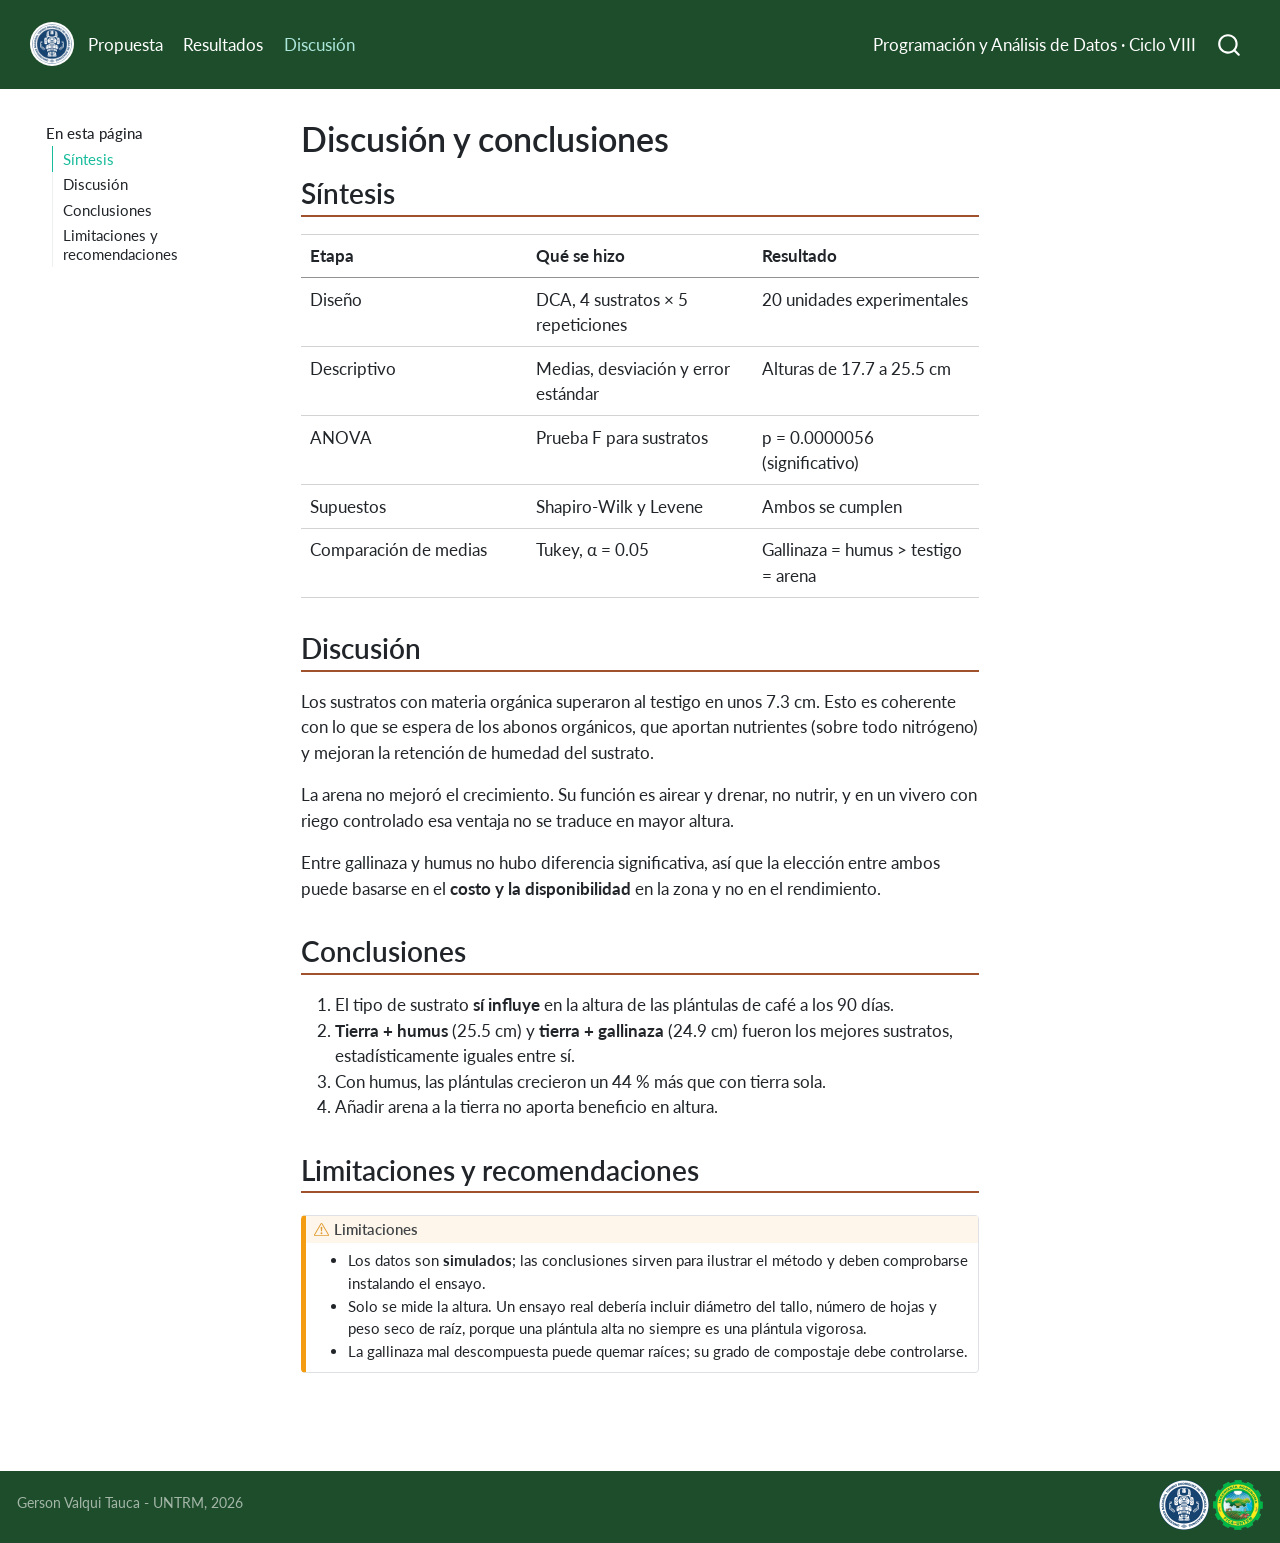
<file: docs/discusion.html>
<!DOCTYPE html>
<html xmlns="http://www.w3.org/1999/xhtml" lang="es" xml:lang="es"><head>

<meta charset="utf-8">
<meta name="generator" content="quarto-1.6.42">

<meta name="viewport" content="width=device-width, initial-scale=1.0, user-scalable=yes">


<title>Discusión y conclusiones – Sustratos en café</title>
<style>
code{white-space: pre-wrap;}
span.smallcaps{font-variant: small-caps;}
div.columns{display: flex; gap: min(4vw, 1.5em);}
div.column{flex: auto; overflow-x: auto;}
div.hanging-indent{margin-left: 1.5em; text-indent: -1.5em;}
ul.task-list{list-style: none;}
ul.task-list li input[type="checkbox"] {
  width: 0.8em;
  margin: 0 0.8em 0.2em -1em; /* quarto-specific, see https://github.com/quarto-dev/quarto-cli/issues/4556 */ 
  vertical-align: middle;
}
</style>


<script src="site_libs/quarto-nav/quarto-nav.js"></script>
<script src="site_libs/quarto-nav/headroom.min.js"></script>
<script src="site_libs/clipboard/clipboard.min.js"></script>
<script src="site_libs/quarto-search/autocomplete.umd.js"></script>
<script src="site_libs/quarto-search/fuse.min.js"></script>
<script src="site_libs/quarto-search/quarto-search.js"></script>
<meta name="quarto:offset" content="./">
<script src="site_libs/quarto-html/quarto.js"></script>
<script src="site_libs/quarto-html/popper.min.js"></script>
<script src="site_libs/quarto-html/tippy.umd.min.js"></script>
<script src="site_libs/quarto-html/anchor.min.js"></script>
<link href="site_libs/quarto-html/tippy.css" rel="stylesheet">
<link href="site_libs/quarto-html/quarto-syntax-highlighting-2f5df379a58b258e96c21c0638c20c03.css" rel="stylesheet" id="quarto-text-highlighting-styles">
<script src="site_libs/bootstrap/bootstrap.min.js"></script>
<link href="site_libs/bootstrap/bootstrap-icons.css" rel="stylesheet">
<link href="site_libs/bootstrap/bootstrap-d6078b796ade56e533a5aa0da27f6e4b.min.css" rel="stylesheet" append-hash="true" id="quarto-bootstrap" data-mode="light">
<script id="quarto-search-options" type="application/json">{
  "location": "navbar",
  "copy-button": false,
  "collapse-after": 3,
  "panel-placement": "end",
  "type": "overlay",
  "limit": 50,
  "keyboard-shortcut": [
    "f",
    "/",
    "s"
  ],
  "show-item-context": false,
  "language": {
    "search-no-results-text": "Sin resultados",
    "search-matching-documents-text": "documentos encontrados",
    "search-copy-link-title": "Copiar el enlace en la búsqueda",
    "search-hide-matches-text": "Ocultar resultados adicionales",
    "search-more-match-text": "resultado adicional en este documento",
    "search-more-matches-text": "resultados adicionales en este documento",
    "search-clear-button-title": "Borrar",
    "search-text-placeholder": "",
    "search-detached-cancel-button-title": "Cancelar",
    "search-submit-button-title": "Enviar",
    "search-label": "Buscar"
  }
}</script>


</head>

<body class="floating nav-fixed">

<div id="quarto-search-results"></div>
  <header id="quarto-header" class="headroom fixed-top">
    <nav class="navbar navbar-expand-lg " data-bs-theme="dark">
      <div class="navbar-container container-fluid">
      <div class="navbar-brand-container mx-auto">
    <a href="./index.html" class="navbar-brand navbar-brand-logo">
    <img src="./img/logo-untrm.png" alt="Logo UNTRM" class="navbar-logo">
    </a>
  </div>
            <div id="quarto-search" class="" title="Buscar"></div>
          <button class="navbar-toggler" type="button" data-bs-toggle="collapse" data-bs-target="#navbarCollapse" aria-controls="navbarCollapse" role="menu" aria-expanded="false" aria-label="Navegación de palanca" onclick="if (window.quartoToggleHeadroom) { window.quartoToggleHeadroom(); }">
  <span class="navbar-toggler-icon"></span>
</button>
          <div class="collapse navbar-collapse" id="navbarCollapse">
            <ul class="navbar-nav navbar-nav-scroll me-auto">
  <li class="nav-item">
    <a class="nav-link" href="./index.html"> 
<span class="menu-text">Propuesta</span></a>
  </li>  
  <li class="nav-item">
    <a class="nav-link" href="./resultados.html"> 
<span class="menu-text">Resultados</span></a>
  </li>  
  <li class="nav-item">
    <a class="nav-link active" href="./discusion.html" aria-current="page"> 
<span class="menu-text">Discusión</span></a>
  </li>  
</ul>
            <ul class="navbar-nav navbar-nav-scroll ms-auto">
  <li class="nav-item">
    <span class="nav-link">
<span class="menu-text">Programación y Análisis de Datos · Ciclo VIII</span>
    </span>
  </li>  
</ul>
          </div> <!-- /navcollapse -->
            <div class="quarto-navbar-tools">
</div>
      </div> <!-- /container-fluid -->
    </nav>
</header>
<!-- content -->
<div id="quarto-content" class="quarto-container page-columns page-rows-contents page-layout-article page-navbar">
<!-- sidebar -->
  <nav id="quarto-sidebar" class="sidebar collapse collapse-horizontal quarto-sidebar-collapse-item sidebar-navigation floating overflow-auto">
    <nav id="TOC" role="doc-toc" class="toc-active">
    <h2 id="toc-title">En esta página</h2>
   
  <ul>
  <li><a href="#síntesis" id="toc-síntesis" class="nav-link active" data-scroll-target="#síntesis">Síntesis</a></li>
  <li><a href="#discusión" id="toc-discusión" class="nav-link" data-scroll-target="#discusión">Discusión</a></li>
  <li><a href="#conclusiones" id="toc-conclusiones" class="nav-link" data-scroll-target="#conclusiones">Conclusiones</a></li>
  <li><a href="#limitaciones-y-recomendaciones" id="toc-limitaciones-y-recomendaciones" class="nav-link" data-scroll-target="#limitaciones-y-recomendaciones">Limitaciones y recomendaciones</a></li>
  </ul>
</nav>
</nav>
<div id="quarto-sidebar-glass" class="quarto-sidebar-collapse-item" data-bs-toggle="collapse" data-bs-target=".quarto-sidebar-collapse-item"></div>
<!-- margin-sidebar -->
    <div id="quarto-margin-sidebar" class="sidebar margin-sidebar zindex-bottom">
    </div>
<!-- main -->
<main class="content" id="quarto-document-content">

<header id="title-block-header" class="quarto-title-block default">
<div class="quarto-title">
<h1 class="title">Discusión y conclusiones</h1>
</div>



<div class="quarto-title-meta">

    
  
    
  </div>
  


</header>


<section id="síntesis" class="level2">
<h2 class="anchored" data-anchor-id="síntesis">Síntesis</h2>
<table class="caption-top table">
<colgroup>
<col style="width: 33%">
<col style="width: 33%">
<col style="width: 33%">
</colgroup>
<thead>
<tr class="header">
<th>Etapa</th>
<th>Qué se hizo</th>
<th>Resultado</th>
</tr>
</thead>
<tbody>
<tr class="odd">
<td>Diseño</td>
<td>DCA, 4 sustratos × 5 repeticiones</td>
<td>20 unidades experimentales</td>
</tr>
<tr class="even">
<td>Descriptivo</td>
<td>Medias, desviación y error estándar</td>
<td>Alturas de 17.7 a 25.5 cm</td>
</tr>
<tr class="odd">
<td>ANOVA</td>
<td>Prueba F para sustratos</td>
<td>p = 0.0000056 (significativo)</td>
</tr>
<tr class="even">
<td>Supuestos</td>
<td>Shapiro-Wilk y Levene</td>
<td>Ambos se cumplen</td>
</tr>
<tr class="odd">
<td>Comparación de medias</td>
<td>Tukey, α = 0.05</td>
<td>Gallinaza = humus &gt; testigo = arena</td>
</tr>
</tbody>
</table>
</section>
<section id="discusión" class="level2">
<h2 class="anchored" data-anchor-id="discusión">Discusión</h2>
<p>Los sustratos con materia orgánica superaron al testigo en unos 7.3 cm. Esto es coherente con lo que se espera de los abonos orgánicos, que aportan nutrientes (sobre todo nitrógeno) y mejoran la retención de humedad del sustrato.</p>
<p>La arena no mejoró el crecimiento. Su función es airear y drenar, no nutrir, y en un vivero con riego controlado esa ventaja no se traduce en mayor altura.</p>
<p>Entre gallinaza y humus no hubo diferencia significativa, así que la elección entre ambos puede basarse en el <strong>costo y la disponibilidad</strong> en la zona y no en el rendimiento.</p>
</section>
<section id="conclusiones" class="level2">
<h2 class="anchored" data-anchor-id="conclusiones">Conclusiones</h2>
<ol type="1">
<li>El tipo de sustrato <strong>sí influye</strong> en la altura de las plántulas de café a los 90 días.</li>
<li><strong>Tierra + humus</strong> (25.5 cm) y <strong>tierra + gallinaza</strong> (24.9 cm) fueron los mejores sustratos, estadísticamente iguales entre sí.</li>
<li>Con humus, las plántulas crecieron un 44 % más que con tierra sola.</li>
<li>Añadir arena a la tierra no aporta beneficio en altura.</li>
</ol>
</section>
<section id="limitaciones-y-recomendaciones" class="level2">
<h2 class="anchored" data-anchor-id="limitaciones-y-recomendaciones">Limitaciones y recomendaciones</h2>
<div class="callout callout-style-default callout-warning callout-titled">
<div class="callout-header d-flex align-content-center">
<div class="callout-icon-container">
<i class="callout-icon"></i>
</div>
<div class="callout-title-container flex-fill">
Limitaciones
</div>
</div>
<div class="callout-body-container callout-body">
<ul>
<li>Los datos son <strong>simulados</strong>; las conclusiones sirven para ilustrar el método y deben comprobarse instalando el ensayo.</li>
<li>Solo se mide la altura. Un ensayo real debería incluir diámetro del tallo, número de hojas y peso seco de raíz, porque una plántula alta no siempre es una plántula vigorosa.</li>
<li>La gallinaza mal descompuesta puede quemar raíces; su grado de compostaje debe controlarse.</li>
</ul>
</div>
</div>


</section>

</main> <!-- /main -->
<script id="quarto-html-after-body" type="application/javascript">
window.document.addEventListener("DOMContentLoaded", function (event) {
  const toggleBodyColorMode = (bsSheetEl) => {
    const mode = bsSheetEl.getAttribute("data-mode");
    const bodyEl = window.document.querySelector("body");
    if (mode === "dark") {
      bodyEl.classList.add("quarto-dark");
      bodyEl.classList.remove("quarto-light");
    } else {
      bodyEl.classList.add("quarto-light");
      bodyEl.classList.remove("quarto-dark");
    }
  }
  const toggleBodyColorPrimary = () => {
    const bsSheetEl = window.document.querySelector("link#quarto-bootstrap");
    if (bsSheetEl) {
      toggleBodyColorMode(bsSheetEl);
    }
  }
  toggleBodyColorPrimary();  
  const icon = "";
  const anchorJS = new window.AnchorJS();
  anchorJS.options = {
    placement: 'right',
    icon: icon
  };
  anchorJS.add('.anchored');
  const isCodeAnnotation = (el) => {
    for (const clz of el.classList) {
      if (clz.startsWith('code-annotation-')) {                     
        return true;
      }
    }
    return false;
  }
  const onCopySuccess = function(e) {
    // button target
    const button = e.trigger;
    // don't keep focus
    button.blur();
    // flash "checked"
    button.classList.add('code-copy-button-checked');
    var currentTitle = button.getAttribute("title");
    button.setAttribute("title", "Copiado");
    let tooltip;
    if (window.bootstrap) {
      button.setAttribute("data-bs-toggle", "tooltip");
      button.setAttribute("data-bs-placement", "left");
      button.setAttribute("data-bs-title", "Copiado");
      tooltip = new bootstrap.Tooltip(button, 
        { trigger: "manual", 
          customClass: "code-copy-button-tooltip",
          offset: [0, -8]});
      tooltip.show();    
    }
    setTimeout(function() {
      if (tooltip) {
        tooltip.hide();
        button.removeAttribute("data-bs-title");
        button.removeAttribute("data-bs-toggle");
        button.removeAttribute("data-bs-placement");
      }
      button.setAttribute("title", currentTitle);
      button.classList.remove('code-copy-button-checked');
    }, 1000);
    // clear code selection
    e.clearSelection();
  }
  const getTextToCopy = function(trigger) {
      const codeEl = trigger.previousElementSibling.cloneNode(true);
      for (const childEl of codeEl.children) {
        if (isCodeAnnotation(childEl)) {
          childEl.remove();
        }
      }
      return codeEl.innerText;
  }
  const clipboard = new window.ClipboardJS('.code-copy-button:not([data-in-quarto-modal])', {
    text: getTextToCopy
  });
  clipboard.on('success', onCopySuccess);
  if (window.document.getElementById('quarto-embedded-source-code-modal')) {
    const clipboardModal = new window.ClipboardJS('.code-copy-button[data-in-quarto-modal]', {
      text: getTextToCopy,
      container: window.document.getElementById('quarto-embedded-source-code-modal')
    });
    clipboardModal.on('success', onCopySuccess);
  }
    var localhostRegex = new RegExp(/^(?:http|https):\/\/localhost\:?[0-9]*\//);
    var mailtoRegex = new RegExp(/^mailto:/);
      var filterRegex = new RegExp('/' + window.location.host + '/');
    var isInternal = (href) => {
        return filterRegex.test(href) || localhostRegex.test(href) || mailtoRegex.test(href);
    }
    // Inspect non-navigation links and adorn them if external
 	var links = window.document.querySelectorAll('a[href]:not(.nav-link):not(.navbar-brand):not(.toc-action):not(.sidebar-link):not(.sidebar-item-toggle):not(.pagination-link):not(.no-external):not([aria-hidden]):not(.dropdown-item):not(.quarto-navigation-tool):not(.about-link)');
    for (var i=0; i<links.length; i++) {
      const link = links[i];
      if (!isInternal(link.href)) {
        // undo the damage that might have been done by quarto-nav.js in the case of
        // links that we want to consider external
        if (link.dataset.originalHref !== undefined) {
          link.href = link.dataset.originalHref;
        }
      }
    }
  function tippyHover(el, contentFn, onTriggerFn, onUntriggerFn) {
    const config = {
      allowHTML: true,
      maxWidth: 500,
      delay: 100,
      arrow: false,
      appendTo: function(el) {
          return el.parentElement;
      },
      interactive: true,
      interactiveBorder: 10,
      theme: 'quarto',
      placement: 'bottom-start',
    };
    if (contentFn) {
      config.content = contentFn;
    }
    if (onTriggerFn) {
      config.onTrigger = onTriggerFn;
    }
    if (onUntriggerFn) {
      config.onUntrigger = onUntriggerFn;
    }
    window.tippy(el, config); 
  }
  const noterefs = window.document.querySelectorAll('a[role="doc-noteref"]');
  for (var i=0; i<noterefs.length; i++) {
    const ref = noterefs[i];
    tippyHover(ref, function() {
      // use id or data attribute instead here
      let href = ref.getAttribute('data-footnote-href') || ref.getAttribute('href');
      try { href = new URL(href).hash; } catch {}
      const id = href.replace(/^#\/?/, "");
      const note = window.document.getElementById(id);
      if (note) {
        return note.innerHTML;
      } else {
        return "";
      }
    });
  }
  const xrefs = window.document.querySelectorAll('a.quarto-xref');
  const processXRef = (id, note) => {
    // Strip column container classes
    const stripColumnClz = (el) => {
      el.classList.remove("page-full", "page-columns");
      if (el.children) {
        for (const child of el.children) {
          stripColumnClz(child);
        }
      }
    }
    stripColumnClz(note)
    if (id === null || id.startsWith('sec-')) {
      // Special case sections, only their first couple elements
      const container = document.createElement("div");
      if (note.children && note.children.length > 2) {
        container.appendChild(note.children[0].cloneNode(true));
        for (let i = 1; i < note.children.length; i++) {
          const child = note.children[i];
          if (child.tagName === "P" && child.innerText === "") {
            continue;
          } else {
            container.appendChild(child.cloneNode(true));
            break;
          }
        }
        if (window.Quarto?.typesetMath) {
          window.Quarto.typesetMath(container);
        }
        return container.innerHTML
      } else {
        if (window.Quarto?.typesetMath) {
          window.Quarto.typesetMath(note);
        }
        return note.innerHTML;
      }
    } else {
      // Remove any anchor links if they are present
      const anchorLink = note.querySelector('a.anchorjs-link');
      if (anchorLink) {
        anchorLink.remove();
      }
      if (window.Quarto?.typesetMath) {
        window.Quarto.typesetMath(note);
      }
      if (note.classList.contains("callout")) {
        return note.outerHTML;
      } else {
        return note.innerHTML;
      }
    }
  }
  for (var i=0; i<xrefs.length; i++) {
    const xref = xrefs[i];
    tippyHover(xref, undefined, function(instance) {
      instance.disable();
      let url = xref.getAttribute('href');
      let hash = undefined; 
      if (url.startsWith('#')) {
        hash = url;
      } else {
        try { hash = new URL(url).hash; } catch {}
      }
      if (hash) {
        const id = hash.replace(/^#\/?/, "");
        const note = window.document.getElementById(id);
        if (note !== null) {
          try {
            const html = processXRef(id, note.cloneNode(true));
            instance.setContent(html);
          } finally {
            instance.enable();
            instance.show();
          }
        } else {
          // See if we can fetch this
          fetch(url.split('#')[0])
          .then(res => res.text())
          .then(html => {
            const parser = new DOMParser();
            const htmlDoc = parser.parseFromString(html, "text/html");
            const note = htmlDoc.getElementById(id);
            if (note !== null) {
              const html = processXRef(id, note);
              instance.setContent(html);
            } 
          }).finally(() => {
            instance.enable();
            instance.show();
          });
        }
      } else {
        // See if we can fetch a full url (with no hash to target)
        // This is a special case and we should probably do some content thinning / targeting
        fetch(url)
        .then(res => res.text())
        .then(html => {
          const parser = new DOMParser();
          const htmlDoc = parser.parseFromString(html, "text/html");
          const note = htmlDoc.querySelector('main.content');
          if (note !== null) {
            // This should only happen for chapter cross references
            // (since there is no id in the URL)
            // remove the first header
            if (note.children.length > 0 && note.children[0].tagName === "HEADER") {
              note.children[0].remove();
            }
            const html = processXRef(null, note);
            instance.setContent(html);
          } 
        }).finally(() => {
          instance.enable();
          instance.show();
        });
      }
    }, function(instance) {
    });
  }
      let selectedAnnoteEl;
      const selectorForAnnotation = ( cell, annotation) => {
        let cellAttr = 'data-code-cell="' + cell + '"';
        let lineAttr = 'data-code-annotation="' +  annotation + '"';
        const selector = 'span[' + cellAttr + '][' + lineAttr + ']';
        return selector;
      }
      const selectCodeLines = (annoteEl) => {
        const doc = window.document;
        const targetCell = annoteEl.getAttribute("data-target-cell");
        const targetAnnotation = annoteEl.getAttribute("data-target-annotation");
        const annoteSpan = window.document.querySelector(selectorForAnnotation(targetCell, targetAnnotation));
        const lines = annoteSpan.getAttribute("data-code-lines").split(",");
        const lineIds = lines.map((line) => {
          return targetCell + "-" + line;
        })
        let top = null;
        let height = null;
        let parent = null;
        if (lineIds.length > 0) {
            //compute the position of the single el (top and bottom and make a div)
            const el = window.document.getElementById(lineIds[0]);
            top = el.offsetTop;
            height = el.offsetHeight;
            parent = el.parentElement.parentElement;
          if (lineIds.length > 1) {
            const lastEl = window.document.getElementById(lineIds[lineIds.length - 1]);
            const bottom = lastEl.offsetTop + lastEl.offsetHeight;
            height = bottom - top;
          }
          if (top !== null && height !== null && parent !== null) {
            // cook up a div (if necessary) and position it 
            let div = window.document.getElementById("code-annotation-line-highlight");
            if (div === null) {
              div = window.document.createElement("div");
              div.setAttribute("id", "code-annotation-line-highlight");
              div.style.position = 'absolute';
              parent.appendChild(div);
            }
            div.style.top = top - 2 + "px";
            div.style.height = height + 4 + "px";
            div.style.left = 0;
            let gutterDiv = window.document.getElementById("code-annotation-line-highlight-gutter");
            if (gutterDiv === null) {
              gutterDiv = window.document.createElement("div");
              gutterDiv.setAttribute("id", "code-annotation-line-highlight-gutter");
              gutterDiv.style.position = 'absolute';
              const codeCell = window.document.getElementById(targetCell);
              const gutter = codeCell.querySelector('.code-annotation-gutter');
              gutter.appendChild(gutterDiv);
            }
            gutterDiv.style.top = top - 2 + "px";
            gutterDiv.style.height = height + 4 + "px";
          }
          selectedAnnoteEl = annoteEl;
        }
      };
      const unselectCodeLines = () => {
        const elementsIds = ["code-annotation-line-highlight", "code-annotation-line-highlight-gutter"];
        elementsIds.forEach((elId) => {
          const div = window.document.getElementById(elId);
          if (div) {
            div.remove();
          }
        });
        selectedAnnoteEl = undefined;
      };
        // Handle positioning of the toggle
    window.addEventListener(
      "resize",
      throttle(() => {
        elRect = undefined;
        if (selectedAnnoteEl) {
          selectCodeLines(selectedAnnoteEl);
        }
      }, 10)
    );
    function throttle(fn, ms) {
    let throttle = false;
    let timer;
      return (...args) => {
        if(!throttle) { // first call gets through
            fn.apply(this, args);
            throttle = true;
        } else { // all the others get throttled
            if(timer) clearTimeout(timer); // cancel #2
            timer = setTimeout(() => {
              fn.apply(this, args);
              timer = throttle = false;
            }, ms);
        }
      };
    }
      // Attach click handler to the DT
      const annoteDls = window.document.querySelectorAll('dt[data-target-cell]');
      for (const annoteDlNode of annoteDls) {
        annoteDlNode.addEventListener('click', (event) => {
          const clickedEl = event.target;
          if (clickedEl !== selectedAnnoteEl) {
            unselectCodeLines();
            const activeEl = window.document.querySelector('dt[data-target-cell].code-annotation-active');
            if (activeEl) {
              activeEl.classList.remove('code-annotation-active');
            }
            selectCodeLines(clickedEl);
            clickedEl.classList.add('code-annotation-active');
          } else {
            // Unselect the line
            unselectCodeLines();
            clickedEl.classList.remove('code-annotation-active');
          }
        });
      }
  const findCites = (el) => {
    const parentEl = el.parentElement;
    if (parentEl) {
      const cites = parentEl.dataset.cites;
      if (cites) {
        return {
          el,
          cites: cites.split(' ')
        };
      } else {
        return findCites(el.parentElement)
      }
    } else {
      return undefined;
    }
  };
  var bibliorefs = window.document.querySelectorAll('a[role="doc-biblioref"]');
  for (var i=0; i<bibliorefs.length; i++) {
    const ref = bibliorefs[i];
    const citeInfo = findCites(ref);
    if (citeInfo) {
      tippyHover(citeInfo.el, function() {
        var popup = window.document.createElement('div');
        citeInfo.cites.forEach(function(cite) {
          var citeDiv = window.document.createElement('div');
          citeDiv.classList.add('hanging-indent');
          citeDiv.classList.add('csl-entry');
          var biblioDiv = window.document.getElementById('ref-' + cite);
          if (biblioDiv) {
            citeDiv.innerHTML = biblioDiv.innerHTML;
          }
          popup.appendChild(citeDiv);
        });
        return popup.innerHTML;
      });
    }
  }
});
</script>
</div> <!-- /content -->
<footer class="footer">
  <div class="nav-footer">
    <div class="nav-footer-left">
<p>Gerson Valqui Tauca - UNTRM, 2026</p>
</div>   
    <div class="nav-footer-center">
      &nbsp;
    </div>
    <div class="nav-footer-right">
<p><img src="img/logo-untrm.png" height="50"> <img src="img/logo-facultad.png" height="50"></p>
</div>
  </div>
</footer>




</body></html>
</file>
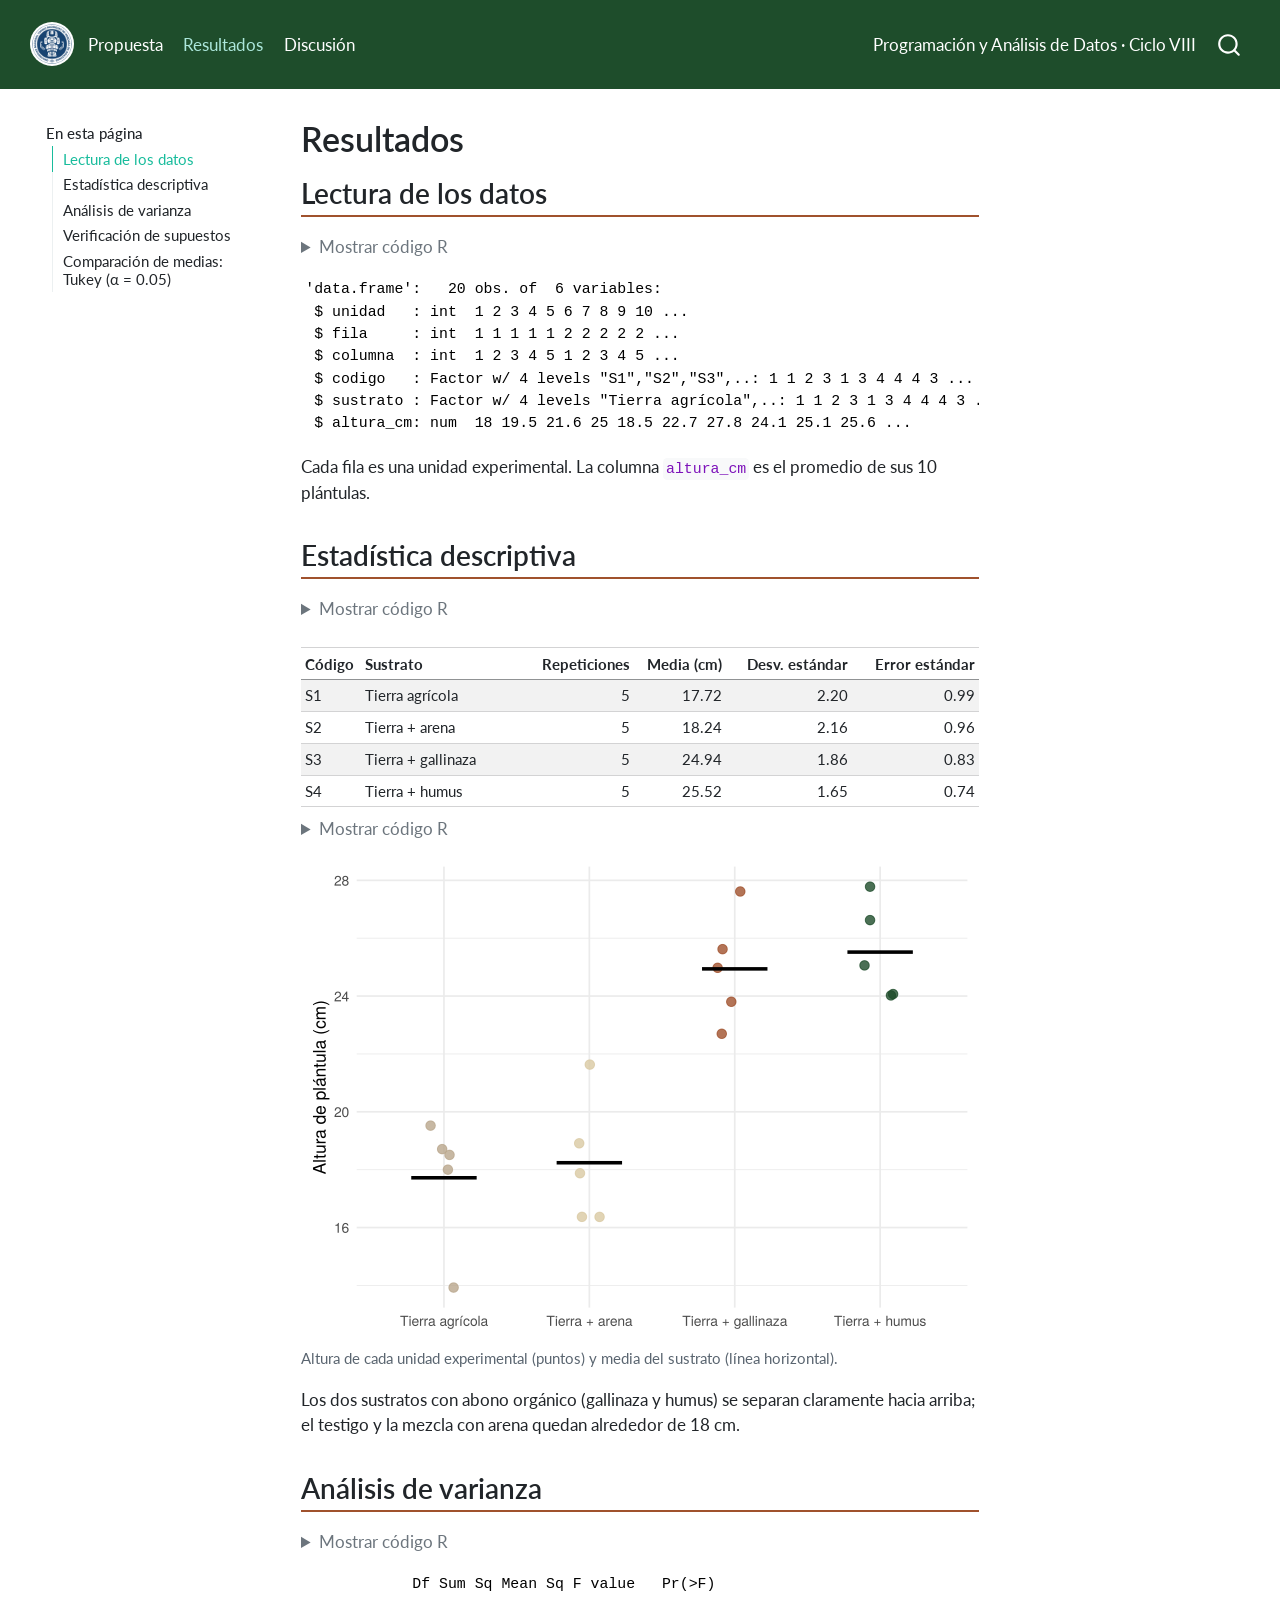
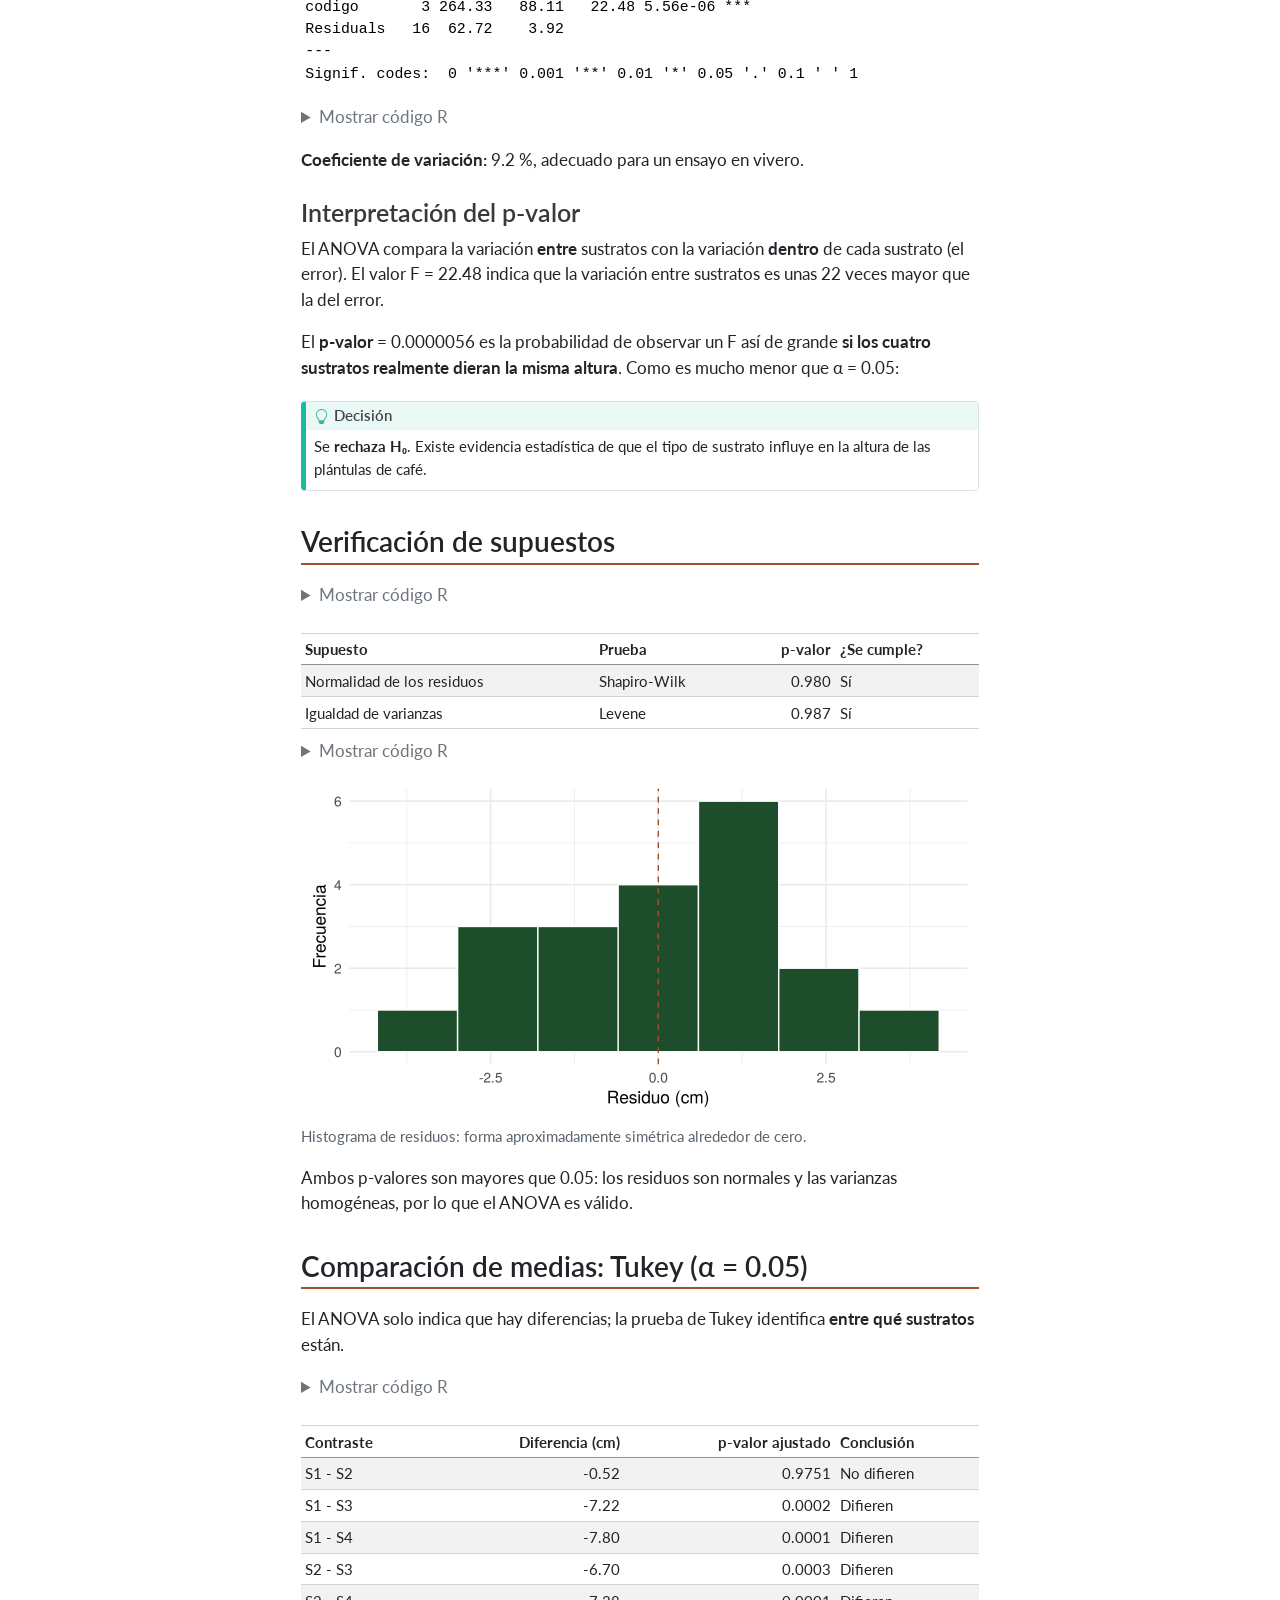
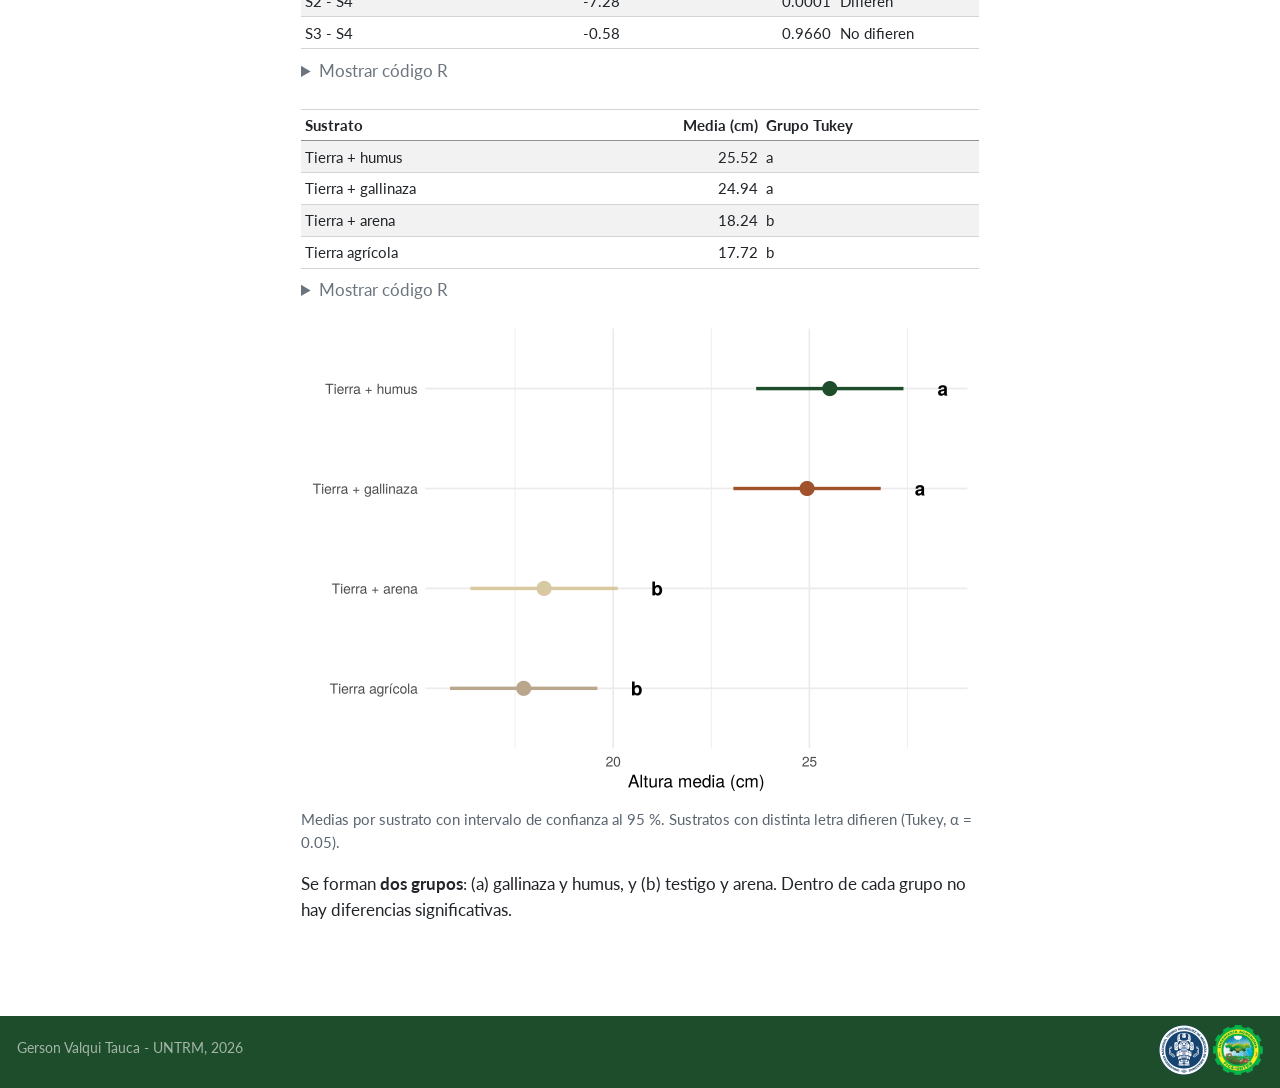
<file: docs/resultados.html>
<!DOCTYPE html>
<html xmlns="http://www.w3.org/1999/xhtml" lang="es" xml:lang="es"><head>

<meta charset="utf-8">
<meta name="generator" content="quarto-1.6.42">

<meta name="viewport" content="width=device-width, initial-scale=1.0, user-scalable=yes">


<title>Resultados – Sustratos en café</title>
<style>
code{white-space: pre-wrap;}
span.smallcaps{font-variant: small-caps;}
div.columns{display: flex; gap: min(4vw, 1.5em);}
div.column{flex: auto; overflow-x: auto;}
div.hanging-indent{margin-left: 1.5em; text-indent: -1.5em;}
ul.task-list{list-style: none;}
ul.task-list li input[type="checkbox"] {
  width: 0.8em;
  margin: 0 0.8em 0.2em -1em; /* quarto-specific, see https://github.com/quarto-dev/quarto-cli/issues/4556 */ 
  vertical-align: middle;
}
/* CSS for syntax highlighting */
pre > code.sourceCode { white-space: pre; position: relative; }
pre > code.sourceCode > span { line-height: 1.25; }
pre > code.sourceCode > span:empty { height: 1.2em; }
.sourceCode { overflow: visible; }
code.sourceCode > span { color: inherit; text-decoration: inherit; }
div.sourceCode { margin: 1em 0; }
pre.sourceCode { margin: 0; }
@media screen {
div.sourceCode { overflow: auto; }
}
@media print {
pre > code.sourceCode { white-space: pre-wrap; }
pre > code.sourceCode > span { display: inline-block; text-indent: -5em; padding-left: 5em; }
}
pre.numberSource code
  { counter-reset: source-line 0; }
pre.numberSource code > span
  { position: relative; left: -4em; counter-increment: source-line; }
pre.numberSource code > span > a:first-child::before
  { content: counter(source-line);
    position: relative; left: -1em; text-align: right; vertical-align: baseline;
    border: none; display: inline-block;
    -webkit-touch-callout: none; -webkit-user-select: none;
    -khtml-user-select: none; -moz-user-select: none;
    -ms-user-select: none; user-select: none;
    padding: 0 4px; width: 4em;
  }
pre.numberSource { margin-left: 3em;  padding-left: 4px; }
div.sourceCode
  {   }
@media screen {
pre > code.sourceCode > span > a:first-child::before { text-decoration: underline; }
}
</style>


<script src="site_libs/quarto-nav/quarto-nav.js"></script>
<script src="site_libs/quarto-nav/headroom.min.js"></script>
<script src="site_libs/clipboard/clipboard.min.js"></script>
<script src="site_libs/quarto-search/autocomplete.umd.js"></script>
<script src="site_libs/quarto-search/fuse.min.js"></script>
<script src="site_libs/quarto-search/quarto-search.js"></script>
<meta name="quarto:offset" content="./">
<script src="site_libs/quarto-html/quarto.js"></script>
<script src="site_libs/quarto-html/popper.min.js"></script>
<script src="site_libs/quarto-html/tippy.umd.min.js"></script>
<script src="site_libs/quarto-html/anchor.min.js"></script>
<link href="site_libs/quarto-html/tippy.css" rel="stylesheet">
<link href="site_libs/quarto-html/quarto-syntax-highlighting-2f5df379a58b258e96c21c0638c20c03.css" rel="stylesheet" id="quarto-text-highlighting-styles">
<script src="site_libs/bootstrap/bootstrap.min.js"></script>
<link href="site_libs/bootstrap/bootstrap-icons.css" rel="stylesheet">
<link href="site_libs/bootstrap/bootstrap-d6078b796ade56e533a5aa0da27f6e4b.min.css" rel="stylesheet" append-hash="true" id="quarto-bootstrap" data-mode="light">
<script id="quarto-search-options" type="application/json">{
  "location": "navbar",
  "copy-button": false,
  "collapse-after": 3,
  "panel-placement": "end",
  "type": "overlay",
  "limit": 50,
  "keyboard-shortcut": [
    "f",
    "/",
    "s"
  ],
  "show-item-context": false,
  "language": {
    "search-no-results-text": "Sin resultados",
    "search-matching-documents-text": "documentos encontrados",
    "search-copy-link-title": "Copiar el enlace en la búsqueda",
    "search-hide-matches-text": "Ocultar resultados adicionales",
    "search-more-match-text": "resultado adicional en este documento",
    "search-more-matches-text": "resultados adicionales en este documento",
    "search-clear-button-title": "Borrar",
    "search-text-placeholder": "",
    "search-detached-cancel-button-title": "Cancelar",
    "search-submit-button-title": "Enviar",
    "search-label": "Buscar"
  }
}</script>


</head>

<body class="floating nav-fixed">

<div id="quarto-search-results"></div>
  <header id="quarto-header" class="headroom fixed-top">
    <nav class="navbar navbar-expand-lg " data-bs-theme="dark">
      <div class="navbar-container container-fluid">
      <div class="navbar-brand-container mx-auto">
    <a href="./index.html" class="navbar-brand navbar-brand-logo">
    <img src="./img/logo-untrm.png" alt="Logo UNTRM" class="navbar-logo">
    </a>
  </div>
            <div id="quarto-search" class="" title="Buscar"></div>
          <button class="navbar-toggler" type="button" data-bs-toggle="collapse" data-bs-target="#navbarCollapse" aria-controls="navbarCollapse" role="menu" aria-expanded="false" aria-label="Navegación de palanca" onclick="if (window.quartoToggleHeadroom) { window.quartoToggleHeadroom(); }">
  <span class="navbar-toggler-icon"></span>
</button>
          <div class="collapse navbar-collapse" id="navbarCollapse">
            <ul class="navbar-nav navbar-nav-scroll me-auto">
  <li class="nav-item">
    <a class="nav-link" href="./index.html"> 
<span class="menu-text">Propuesta</span></a>
  </li>  
  <li class="nav-item">
    <a class="nav-link active" href="./resultados.html" aria-current="page"> 
<span class="menu-text">Resultados</span></a>
  </li>  
  <li class="nav-item">
    <a class="nav-link" href="./discusion.html"> 
<span class="menu-text">Discusión</span></a>
  </li>  
</ul>
            <ul class="navbar-nav navbar-nav-scroll ms-auto">
  <li class="nav-item">
    <span class="nav-link">
<span class="menu-text">Programación y Análisis de Datos · Ciclo VIII</span>
    </span>
  </li>  
</ul>
          </div> <!-- /navcollapse -->
            <div class="quarto-navbar-tools">
</div>
      </div> <!-- /container-fluid -->
    </nav>
</header>
<!-- content -->
<div id="quarto-content" class="quarto-container page-columns page-rows-contents page-layout-article page-navbar">
<!-- sidebar -->
  <nav id="quarto-sidebar" class="sidebar collapse collapse-horizontal quarto-sidebar-collapse-item sidebar-navigation floating overflow-auto">
    <nav id="TOC" role="doc-toc" class="toc-active">
    <h2 id="toc-title">En esta página</h2>
   
  <ul>
  <li><a href="#lectura-de-los-datos" id="toc-lectura-de-los-datos" class="nav-link active" data-scroll-target="#lectura-de-los-datos">Lectura de los datos</a></li>
  <li><a href="#estadística-descriptiva" id="toc-estadística-descriptiva" class="nav-link" data-scroll-target="#estadística-descriptiva">Estadística descriptiva</a></li>
  <li><a href="#análisis-de-varianza" id="toc-análisis-de-varianza" class="nav-link" data-scroll-target="#análisis-de-varianza">Análisis de varianza</a>
  <ul class="collapse">
  <li><a href="#interpretación-del-p-valor" id="toc-interpretación-del-p-valor" class="nav-link" data-scroll-target="#interpretación-del-p-valor">Interpretación del p-valor</a></li>
  </ul></li>
  <li><a href="#verificación-de-supuestos" id="toc-verificación-de-supuestos" class="nav-link" data-scroll-target="#verificación-de-supuestos">Verificación de supuestos</a></li>
  <li><a href="#comparación-de-medias-tukey-α-0.05" id="toc-comparación-de-medias-tukey-α-0.05" class="nav-link" data-scroll-target="#comparación-de-medias-tukey-α-0.05">Comparación de medias: Tukey (α = 0.05)</a></li>
  </ul>
</nav>
</nav>
<div id="quarto-sidebar-glass" class="quarto-sidebar-collapse-item" data-bs-toggle="collapse" data-bs-target=".quarto-sidebar-collapse-item"></div>
<!-- margin-sidebar -->
    <div id="quarto-margin-sidebar" class="sidebar margin-sidebar zindex-bottom">
    </div>
<!-- main -->
<main class="content" id="quarto-document-content">

<header id="title-block-header" class="quarto-title-block default">
<div class="quarto-title">
<h1 class="title">Resultados</h1>
</div>



<div class="quarto-title-meta">

    
  
    
  </div>
  


</header>


<section id="lectura-de-los-datos" class="level2">
<h2 class="anchored" data-anchor-id="lectura-de-los-datos">Lectura de los datos</h2>
<div class="cell">
<details class="code-fold">
<summary>Mostrar código R</summary>
<div class="sourceCode cell-code" id="cb1"><pre class="sourceCode r code-with-copy"><code class="sourceCode r"><span id="cb1-1"><a href="#cb1-1" aria-hidden="true" tabindex="-1"></a>datos <span class="ot">&lt;-</span> <span class="fu">read.csv</span>(<span class="st">"data/cafe_sustratos.csv"</span>) <span class="sc">|&gt;</span></span>
<span id="cb1-2"><a href="#cb1-2" aria-hidden="true" tabindex="-1"></a>  <span class="fu">mutate</span>(<span class="at">codigo =</span> <span class="fu">factor</span>(codigo),</span>
<span id="cb1-3"><a href="#cb1-3" aria-hidden="true" tabindex="-1"></a>         <span class="at">sustrato =</span> <span class="fu">factor</span>(sustrato, <span class="at">levels =</span> <span class="fu">c</span>(<span class="st">"Tierra agrícola"</span>, <span class="st">"Tierra + arena"</span>,</span>
<span id="cb1-4"><a href="#cb1-4" aria-hidden="true" tabindex="-1"></a>                                                <span class="st">"Tierra + gallinaza"</span>, <span class="st">"Tierra + humus"</span>)))</span>
<span id="cb1-5"><a href="#cb1-5" aria-hidden="true" tabindex="-1"></a><span class="fu">str</span>(datos)</span></code><button title="Copiar al portapapeles" class="code-copy-button"><i class="bi"></i></button></pre></div>
</details>
<div class="cell-output cell-output-stdout">
<pre><code>'data.frame':   20 obs. of  6 variables:
 $ unidad   : int  1 2 3 4 5 6 7 8 9 10 ...
 $ fila     : int  1 1 1 1 1 2 2 2 2 2 ...
 $ columna  : int  1 2 3 4 5 1 2 3 4 5 ...
 $ codigo   : Factor w/ 4 levels "S1","S2","S3",..: 1 1 2 3 1 3 4 4 4 3 ...
 $ sustrato : Factor w/ 4 levels "Tierra agrícola",..: 1 1 2 3 1 3 4 4 4 3 ...
 $ altura_cm: num  18 19.5 21.6 25 18.5 22.7 27.8 24.1 25.1 25.6 ...</code></pre>
</div>
</div>
<p>Cada fila es una unidad experimental. La columna <code>altura_cm</code> es el promedio de sus 10 plántulas.</p>
</section>
<section id="estadística-descriptiva" class="level2">
<h2 class="anchored" data-anchor-id="estadística-descriptiva">Estadística descriptiva</h2>
<div class="cell">
<details class="code-fold">
<summary>Mostrar código R</summary>
<div class="sourceCode cell-code" id="cb3"><pre class="sourceCode r code-with-copy"><code class="sourceCode r"><span id="cb3-1"><a href="#cb3-1" aria-hidden="true" tabindex="-1"></a>datos <span class="sc">|&gt;</span></span>
<span id="cb3-2"><a href="#cb3-2" aria-hidden="true" tabindex="-1"></a>  <span class="fu">group_by</span>(Código <span class="ot">=</span> codigo, <span class="at">Sustrato =</span> sustrato) <span class="sc">|&gt;</span></span>
<span id="cb3-3"><a href="#cb3-3" aria-hidden="true" tabindex="-1"></a>  <span class="fu">summarise</span>(<span class="at">Repeticiones =</span> <span class="fu">n</span>(),</span>
<span id="cb3-4"><a href="#cb3-4" aria-hidden="true" tabindex="-1"></a>            <span class="st">`</span><span class="at">Media (cm)</span><span class="st">`</span> <span class="ot">=</span> <span class="fu">mean</span>(altura_cm),</span>
<span id="cb3-5"><a href="#cb3-5" aria-hidden="true" tabindex="-1"></a>            <span class="st">`</span><span class="at">Desv. estándar</span><span class="st">`</span> <span class="ot">=</span> <span class="fu">sd</span>(altura_cm),</span>
<span id="cb3-6"><a href="#cb3-6" aria-hidden="true" tabindex="-1"></a>            <span class="st">`</span><span class="at">Error estándar</span><span class="st">`</span> <span class="ot">=</span> <span class="fu">sd</span>(altura_cm) <span class="sc">/</span> <span class="fu">sqrt</span>(<span class="fu">n</span>()),</span>
<span id="cb3-7"><a href="#cb3-7" aria-hidden="true" tabindex="-1"></a>            <span class="at">.groups =</span> <span class="st">"drop"</span>) <span class="sc">|&gt;</span></span>
<span id="cb3-8"><a href="#cb3-8" aria-hidden="true" tabindex="-1"></a>  knitr<span class="sc">::</span><span class="fu">kable</span>(<span class="at">digits =</span> <span class="dv">2</span>)</span></code><button title="Copiar al portapapeles" class="code-copy-button"><i class="bi"></i></button></pre></div>
</details>
<div class="cell-output-display">
<table class="caption-top table table-sm table-striped small">
<colgroup>
<col style="width: 8%">
<col style="width: 23%">
<col style="width: 16%">
<col style="width: 13%">
<col style="width: 18%">
<col style="width: 18%">
</colgroup>
<thead>
<tr class="header">
<th style="text-align: left;">Código</th>
<th style="text-align: left;">Sustrato</th>
<th style="text-align: right;">Repeticiones</th>
<th style="text-align: right;">Media (cm)</th>
<th style="text-align: right;">Desv. estándar</th>
<th style="text-align: right;">Error estándar</th>
</tr>
</thead>
<tbody>
<tr class="odd">
<td style="text-align: left;">S1</td>
<td style="text-align: left;">Tierra agrícola</td>
<td style="text-align: right;">5</td>
<td style="text-align: right;">17.72</td>
<td style="text-align: right;">2.20</td>
<td style="text-align: right;">0.99</td>
</tr>
<tr class="even">
<td style="text-align: left;">S2</td>
<td style="text-align: left;">Tierra + arena</td>
<td style="text-align: right;">5</td>
<td style="text-align: right;">18.24</td>
<td style="text-align: right;">2.16</td>
<td style="text-align: right;">0.96</td>
</tr>
<tr class="odd">
<td style="text-align: left;">S3</td>
<td style="text-align: left;">Tierra + gallinaza</td>
<td style="text-align: right;">5</td>
<td style="text-align: right;">24.94</td>
<td style="text-align: right;">1.86</td>
<td style="text-align: right;">0.83</td>
</tr>
<tr class="even">
<td style="text-align: left;">S4</td>
<td style="text-align: left;">Tierra + humus</td>
<td style="text-align: right;">5</td>
<td style="text-align: right;">25.52</td>
<td style="text-align: right;">1.65</td>
<td style="text-align: right;">0.74</td>
</tr>
</tbody>
</table>
</div>
</div>
<div class="cell">
<details class="code-fold">
<summary>Mostrar código R</summary>
<div class="sourceCode cell-code" id="cb4"><pre class="sourceCode r code-with-copy"><code class="sourceCode r"><span id="cb4-1"><a href="#cb4-1" aria-hidden="true" tabindex="-1"></a><span class="fu">ggplot</span>(datos, <span class="fu">aes</span>(sustrato, altura_cm, <span class="at">color =</span> codigo)) <span class="sc">+</span></span>
<span id="cb4-2"><a href="#cb4-2" aria-hidden="true" tabindex="-1"></a>  <span class="fu">geom_jitter</span>(<span class="at">width =</span> .<span class="dv">12</span>, <span class="at">size =</span> <span class="dv">3</span>, <span class="at">alpha =</span> .<span class="dv">8</span>) <span class="sc">+</span></span>
<span id="cb4-3"><a href="#cb4-3" aria-hidden="true" tabindex="-1"></a>  <span class="fu">stat_summary</span>(<span class="at">fun =</span> mean, <span class="at">geom =</span> <span class="st">"crossbar"</span>, <span class="at">width =</span> .<span class="dv">45</span>, <span class="at">linewidth =</span> .<span class="dv">5</span>, <span class="at">color =</span> <span class="st">"black"</span>) <span class="sc">+</span></span>
<span id="cb4-4"><a href="#cb4-4" aria-hidden="true" tabindex="-1"></a>  <span class="fu">scale_color_manual</span>(<span class="at">values =</span> colores, <span class="at">guide =</span> <span class="st">"none"</span>) <span class="sc">+</span></span>
<span id="cb4-5"><a href="#cb4-5" aria-hidden="true" tabindex="-1"></a>  <span class="fu">labs</span>(<span class="at">x =</span> <span class="cn">NULL</span>, <span class="at">y =</span> <span class="st">"Altura de plántula (cm)"</span>) <span class="sc">+</span></span>
<span id="cb4-6"><a href="#cb4-6" aria-hidden="true" tabindex="-1"></a>  <span class="fu">theme_minimal</span>(<span class="at">base_size =</span> <span class="dv">13</span>)</span></code><button title="Copiar al portapapeles" class="code-copy-button"><i class="bi"></i></button></pre></div>
</details>
<div class="cell-output-display">
<div class="quarto-figure quarto-figure-center">
<figure class="figure">
<p><img src="resultados_files/figure-html/unnamed-chunk-4-1.png" class="img-fluid figure-img" width="672"></p>
<figcaption>Altura de cada unidad experimental (puntos) y media del sustrato (línea horizontal).</figcaption>
</figure>
</div>
</div>
</div>
<p>Los dos sustratos con abono orgánico (gallinaza y humus) se separan claramente hacia arriba; el testigo y la mezcla con arena quedan alrededor de 18 cm.</p>
</section>
<section id="análisis-de-varianza" class="level2">
<h2 class="anchored" data-anchor-id="análisis-de-varianza">Análisis de varianza</h2>
<div class="cell">
<details class="code-fold">
<summary>Mostrar código R</summary>
<div class="sourceCode cell-code" id="cb5"><pre class="sourceCode r code-with-copy"><code class="sourceCode r"><span id="cb5-1"><a href="#cb5-1" aria-hidden="true" tabindex="-1"></a>modelo <span class="ot">&lt;-</span> <span class="fu">aov</span>(altura_cm <span class="sc">~</span> codigo, <span class="at">data =</span> datos)</span>
<span id="cb5-2"><a href="#cb5-2" aria-hidden="true" tabindex="-1"></a><span class="fu">summary</span>(modelo)</span></code><button title="Copiar al portapapeles" class="code-copy-button"><i class="bi"></i></button></pre></div>
</details>
<div class="cell-output cell-output-stdout">
<pre><code>            Df Sum Sq Mean Sq F value   Pr(&gt;F)    
codigo       3 264.33   88.11   22.48 5.56e-06 ***
Residuals   16  62.72    3.92                     
---
Signif. codes:  0 '***' 0.001 '**' 0.01 '*' 0.05 '.' 0.1 ' ' 1</code></pre>
</div>
<details class="code-fold">
<summary>Mostrar código R</summary>
<div class="sourceCode cell-code" id="cb7"><pre class="sourceCode r code-with-copy"><code class="sourceCode r"><span id="cb7-1"><a href="#cb7-1" aria-hidden="true" tabindex="-1"></a>tab <span class="ot">&lt;-</span> <span class="fu">summary</span>(modelo)[[<span class="dv">1</span>]]</span>
<span id="cb7-2"><a href="#cb7-2" aria-hidden="true" tabindex="-1"></a>p_sust <span class="ot">&lt;-</span> tab[<span class="dv">1</span>, <span class="st">"Pr(&gt;F)"</span>]</span>
<span id="cb7-3"><a href="#cb7-3" aria-hidden="true" tabindex="-1"></a>cv <span class="ot">&lt;-</span> <span class="dv">100</span> <span class="sc">*</span> <span class="fu">sqrt</span>(tab[<span class="dv">2</span>, <span class="st">"Mean Sq"</span>]) <span class="sc">/</span> <span class="fu">mean</span>(datos<span class="sc">$</span>altura_cm)</span></code><button title="Copiar al portapapeles" class="code-copy-button"><i class="bi"></i></button></pre></div>
</details>
</div>
<p><strong>Coeficiente de variación:</strong> 9.2 %, adecuado para un ensayo en vivero.</p>
<section id="interpretación-del-p-valor" class="level3">
<h3 class="anchored" data-anchor-id="interpretación-del-p-valor">Interpretación del p-valor</h3>
<p>El ANOVA compara la variación <strong>entre</strong> sustratos con la variación <strong>dentro</strong> de cada sustrato (el error). El valor F = 22.48 indica que la variación entre sustratos es unas 22 veces mayor que la del error.</p>
<p>El <strong>p-valor</strong> = 0.0000056 es la probabilidad de observar un F así de grande <strong>si los cuatro sustratos realmente dieran la misma altura</strong>. Como es mucho menor que α = 0.05:</p>
<div class="callout callout-style-default callout-tip callout-titled">
<div class="callout-header d-flex align-content-center">
<div class="callout-icon-container">
<i class="callout-icon"></i>
</div>
<div class="callout-title-container flex-fill">
Decisión
</div>
</div>
<div class="callout-body-container callout-body">
<p>Se <strong>rechaza H₀</strong>. Existe evidencia estadística de que el tipo de sustrato influye en la altura de las plántulas de café.</p>
</div>
</div>
</section>
</section>
<section id="verificación-de-supuestos" class="level2">
<h2 class="anchored" data-anchor-id="verificación-de-supuestos">Verificación de supuestos</h2>
<div class="cell">
<details class="code-fold">
<summary>Mostrar código R</summary>
<div class="sourceCode cell-code" id="cb8"><pre class="sourceCode r code-with-copy"><code class="sourceCode r"><span id="cb8-1"><a href="#cb8-1" aria-hidden="true" tabindex="-1"></a>sw <span class="ot">&lt;-</span> <span class="fu">shapiro.test</span>(<span class="fu">residuals</span>(modelo))</span>
<span id="cb8-2"><a href="#cb8-2" aria-hidden="true" tabindex="-1"></a>lv <span class="ot">&lt;-</span> <span class="fu">leveneTest</span>(altura_cm <span class="sc">~</span> codigo, <span class="at">data =</span> datos)</span>
<span id="cb8-3"><a href="#cb8-3" aria-hidden="true" tabindex="-1"></a><span class="fu">data.frame</span>(</span>
<span id="cb8-4"><a href="#cb8-4" aria-hidden="true" tabindex="-1"></a>  <span class="at">Supuesto =</span> <span class="fu">c</span>(<span class="st">"Normalidad de los residuos"</span>, <span class="st">"Igualdad de varianzas"</span>),</span>
<span id="cb8-5"><a href="#cb8-5" aria-hidden="true" tabindex="-1"></a>  <span class="at">Prueba   =</span> <span class="fu">c</span>(<span class="st">"Shapiro-Wilk"</span>, <span class="st">"Levene"</span>),</span>
<span id="cb8-6"><a href="#cb8-6" aria-hidden="true" tabindex="-1"></a>  <span class="st">`</span><span class="at">p-valor</span><span class="st">`</span> <span class="ot">=</span> <span class="fu">round</span>(<span class="fu">c</span>(sw<span class="sc">$</span>p.value, lv[<span class="dv">1</span>, <span class="st">"Pr(&gt;F)"</span>]), <span class="dv">3</span>),</span>
<span id="cb8-7"><a href="#cb8-7" aria-hidden="true" tabindex="-1"></a>  <span class="st">`</span><span class="at">¿Se cumple?</span><span class="st">`</span> <span class="ot">=</span> <span class="fu">ifelse</span>(<span class="fu">c</span>(sw<span class="sc">$</span>p.value, lv[<span class="dv">1</span>, <span class="st">"Pr(&gt;F)"</span>]) <span class="sc">&gt;</span> <span class="fl">0.05</span>, <span class="st">"Sí"</span>, <span class="st">"No"</span>),</span>
<span id="cb8-8"><a href="#cb8-8" aria-hidden="true" tabindex="-1"></a>  <span class="at">check.names =</span> <span class="cn">FALSE</span></span>
<span id="cb8-9"><a href="#cb8-9" aria-hidden="true" tabindex="-1"></a>) <span class="sc">|&gt;</span> knitr<span class="sc">::</span><span class="fu">kable</span>()</span></code><button title="Copiar al portapapeles" class="code-copy-button"><i class="bi"></i></button></pre></div>
</details>
<div class="cell-output-display">
<table class="caption-top table table-sm table-striped small">
<thead>
<tr class="header">
<th style="text-align: left;">Supuesto</th>
<th style="text-align: left;">Prueba</th>
<th style="text-align: right;">p-valor</th>
<th style="text-align: left;">¿Se cumple?</th>
</tr>
</thead>
<tbody>
<tr class="odd">
<td style="text-align: left;">Normalidad de los residuos</td>
<td style="text-align: left;">Shapiro-Wilk</td>
<td style="text-align: right;">0.980</td>
<td style="text-align: left;">Sí</td>
</tr>
<tr class="even">
<td style="text-align: left;">Igualdad de varianzas</td>
<td style="text-align: left;">Levene</td>
<td style="text-align: right;">0.987</td>
<td style="text-align: left;">Sí</td>
</tr>
</tbody>
</table>
</div>
</div>
<div class="cell">
<details class="code-fold">
<summary>Mostrar código R</summary>
<div class="sourceCode cell-code" id="cb9"><pre class="sourceCode r code-with-copy"><code class="sourceCode r"><span id="cb9-1"><a href="#cb9-1" aria-hidden="true" tabindex="-1"></a><span class="fu">ggplot</span>(<span class="fu">data.frame</span>(<span class="at">r =</span> <span class="fu">residuals</span>(modelo)), <span class="fu">aes</span>(r)) <span class="sc">+</span></span>
<span id="cb9-2"><a href="#cb9-2" aria-hidden="true" tabindex="-1"></a>  <span class="fu">geom_histogram</span>(<span class="at">bins =</span> <span class="dv">7</span>, <span class="at">fill =</span> verde, <span class="at">color =</span> <span class="st">"white"</span>) <span class="sc">+</span></span>
<span id="cb9-3"><a href="#cb9-3" aria-hidden="true" tabindex="-1"></a>  <span class="fu">geom_vline</span>(<span class="at">xintercept =</span> <span class="dv">0</span>, <span class="at">color =</span> cafe, <span class="at">linetype =</span> <span class="dv">2</span>) <span class="sc">+</span></span>
<span id="cb9-4"><a href="#cb9-4" aria-hidden="true" tabindex="-1"></a>  <span class="fu">labs</span>(<span class="at">x =</span> <span class="st">"Residuo (cm)"</span>, <span class="at">y =</span> <span class="st">"Frecuencia"</span>) <span class="sc">+</span></span>
<span id="cb9-5"><a href="#cb9-5" aria-hidden="true" tabindex="-1"></a>  <span class="fu">theme_minimal</span>(<span class="at">base_size =</span> <span class="dv">13</span>)</span></code><button title="Copiar al portapapeles" class="code-copy-button"><i class="bi"></i></button></pre></div>
</details>
<div class="cell-output-display">
<div class="quarto-figure quarto-figure-center">
<figure class="figure">
<p><img src="resultados_files/figure-html/unnamed-chunk-7-1.png" class="img-fluid figure-img" width="672"></p>
<figcaption>Histograma de residuos: forma aproximadamente simétrica alrededor de cero.</figcaption>
</figure>
</div>
</div>
</div>
<p>Ambos p-valores son mayores que 0.05: los residuos son normales y las varianzas homogéneas, por lo que el ANOVA es válido.</p>
</section>
<section id="comparación-de-medias-tukey-α-0.05" class="level2">
<h2 class="anchored" data-anchor-id="comparación-de-medias-tukey-α-0.05">Comparación de medias: Tukey (α = 0.05)</h2>
<p>El ANOVA solo indica que hay diferencias; la prueba de Tukey identifica <strong>entre qué sustratos</strong> están.</p>
<div class="cell">
<details class="code-fold">
<summary>Mostrar código R</summary>
<div class="sourceCode cell-code" id="cb10"><pre class="sourceCode r code-with-copy"><code class="sourceCode r"><span id="cb10-1"><a href="#cb10-1" aria-hidden="true" tabindex="-1"></a>emm <span class="ot">&lt;-</span> <span class="fu">emmeans</span>(modelo, <span class="sc">~</span> codigo)</span>
<span id="cb10-2"><a href="#cb10-2" aria-hidden="true" tabindex="-1"></a><span class="fu">as.data.frame</span>(<span class="fu">pairs</span>(emm)) <span class="sc">|&gt;</span></span>
<span id="cb10-3"><a href="#cb10-3" aria-hidden="true" tabindex="-1"></a>  <span class="fu">transmute</span>(<span class="at">Contraste =</span> contrast,</span>
<span id="cb10-4"><a href="#cb10-4" aria-hidden="true" tabindex="-1"></a>            <span class="st">`</span><span class="at">Diferencia (cm)</span><span class="st">`</span> <span class="ot">=</span> <span class="fu">round</span>(estimate, <span class="dv">2</span>),</span>
<span id="cb10-5"><a href="#cb10-5" aria-hidden="true" tabindex="-1"></a>            <span class="st">`</span><span class="at">p-valor ajustado</span><span class="st">`</span> <span class="ot">=</span> <span class="fu">round</span>(p.value, <span class="dv">4</span>),</span>
<span id="cb10-6"><a href="#cb10-6" aria-hidden="true" tabindex="-1"></a>            Conclusión <span class="ot">=</span> <span class="fu">ifelse</span>(p.value <span class="sc">&lt;</span> <span class="fl">0.05</span>, <span class="st">"Difieren"</span>, <span class="st">"No difieren"</span>)) <span class="sc">|&gt;</span></span>
<span id="cb10-7"><a href="#cb10-7" aria-hidden="true" tabindex="-1"></a>  knitr<span class="sc">::</span><span class="fu">kable</span>()</span></code><button title="Copiar al portapapeles" class="code-copy-button"><i class="bi"></i></button></pre></div>
</details>
<div class="cell-output-display">
<table class="caption-top table table-sm table-striped small">
<thead>
<tr class="header">
<th style="text-align: left;">Contraste</th>
<th style="text-align: right;">Diferencia (cm)</th>
<th style="text-align: right;">p-valor ajustado</th>
<th style="text-align: left;">Conclusión</th>
</tr>
</thead>
<tbody>
<tr class="odd">
<td style="text-align: left;">S1 - S2</td>
<td style="text-align: right;">-0.52</td>
<td style="text-align: right;">0.9751</td>
<td style="text-align: left;">No difieren</td>
</tr>
<tr class="even">
<td style="text-align: left;">S1 - S3</td>
<td style="text-align: right;">-7.22</td>
<td style="text-align: right;">0.0002</td>
<td style="text-align: left;">Difieren</td>
</tr>
<tr class="odd">
<td style="text-align: left;">S1 - S4</td>
<td style="text-align: right;">-7.80</td>
<td style="text-align: right;">0.0001</td>
<td style="text-align: left;">Difieren</td>
</tr>
<tr class="even">
<td style="text-align: left;">S2 - S3</td>
<td style="text-align: right;">-6.70</td>
<td style="text-align: right;">0.0003</td>
<td style="text-align: left;">Difieren</td>
</tr>
<tr class="odd">
<td style="text-align: left;">S2 - S4</td>
<td style="text-align: right;">-7.28</td>
<td style="text-align: right;">0.0001</td>
<td style="text-align: left;">Difieren</td>
</tr>
<tr class="even">
<td style="text-align: left;">S3 - S4</td>
<td style="text-align: right;">-0.58</td>
<td style="text-align: right;">0.9660</td>
<td style="text-align: left;">No difieren</td>
</tr>
</tbody>
</table>
</div>
</div>
<div class="cell">
<details class="code-fold">
<summary>Mostrar código R</summary>
<div class="sourceCode cell-code" id="cb11"><pre class="sourceCode r code-with-copy"><code class="sourceCode r"><span id="cb11-1"><a href="#cb11-1" aria-hidden="true" tabindex="-1"></a>grupos <span class="ot">&lt;-</span> <span class="fu">cld</span>(emm, <span class="at">Letters =</span> letters, <span class="at">reversed =</span> <span class="cn">TRUE</span>) <span class="sc">|&gt;</span></span>
<span id="cb11-2"><a href="#cb11-2" aria-hidden="true" tabindex="-1"></a>  <span class="fu">as.data.frame</span>() <span class="sc">|&gt;</span></span>
<span id="cb11-3"><a href="#cb11-3" aria-hidden="true" tabindex="-1"></a>  <span class="fu">mutate</span>(<span class="at">letra =</span> <span class="fu">trimws</span>(.group),</span>
<span id="cb11-4"><a href="#cb11-4" aria-hidden="true" tabindex="-1"></a>         <span class="at">sustrato =</span> <span class="fu">levels</span>(datos<span class="sc">$</span>sustrato)[<span class="fu">as.integer</span>(codigo)])</span>
<span id="cb11-5"><a href="#cb11-5" aria-hidden="true" tabindex="-1"></a></span>
<span id="cb11-6"><a href="#cb11-6" aria-hidden="true" tabindex="-1"></a>grupos <span class="sc">|&gt;</span></span>
<span id="cb11-7"><a href="#cb11-7" aria-hidden="true" tabindex="-1"></a>  <span class="fu">transmute</span>(<span class="at">Sustrato =</span> sustrato, <span class="st">`</span><span class="at">Media (cm)</span><span class="st">`</span> <span class="ot">=</span> <span class="fu">round</span>(emmean, <span class="dv">2</span>), <span class="st">`</span><span class="at">Grupo Tukey</span><span class="st">`</span> <span class="ot">=</span> letra) <span class="sc">|&gt;</span></span>
<span id="cb11-8"><a href="#cb11-8" aria-hidden="true" tabindex="-1"></a>  knitr<span class="sc">::</span><span class="fu">kable</span>(<span class="at">row.names =</span> <span class="cn">FALSE</span>)</span></code><button title="Copiar al portapapeles" class="code-copy-button"><i class="bi"></i></button></pre></div>
</details>
<div class="cell-output-display">
<table class="caption-top table table-sm table-striped small">
<thead>
<tr class="header">
<th style="text-align: left;">Sustrato</th>
<th style="text-align: right;">Media (cm)</th>
<th style="text-align: left;">Grupo Tukey</th>
</tr>
</thead>
<tbody>
<tr class="odd">
<td style="text-align: left;">Tierra + humus</td>
<td style="text-align: right;">25.52</td>
<td style="text-align: left;">a</td>
</tr>
<tr class="even">
<td style="text-align: left;">Tierra + gallinaza</td>
<td style="text-align: right;">24.94</td>
<td style="text-align: left;">a</td>
</tr>
<tr class="odd">
<td style="text-align: left;">Tierra + arena</td>
<td style="text-align: right;">18.24</td>
<td style="text-align: left;">b</td>
</tr>
<tr class="even">
<td style="text-align: left;">Tierra agrícola</td>
<td style="text-align: right;">17.72</td>
<td style="text-align: left;">b</td>
</tr>
</tbody>
</table>
</div>
</div>
<div class="cell">
<details class="code-fold">
<summary>Mostrar código R</summary>
<div class="sourceCode cell-code" id="cb12"><pre class="sourceCode r code-with-copy"><code class="sourceCode r"><span id="cb12-1"><a href="#cb12-1" aria-hidden="true" tabindex="-1"></a><span class="fu">ggplot</span>(grupos, <span class="fu">aes</span>(<span class="fu">reorder</span>(sustrato, emmean), emmean, <span class="at">color =</span> codigo)) <span class="sc">+</span></span>
<span id="cb12-2"><a href="#cb12-2" aria-hidden="true" tabindex="-1"></a>  <span class="fu">geom_pointrange</span>(<span class="fu">aes</span>(<span class="at">ymin =</span> lower.CL, <span class="at">ymax =</span> upper.CL), <span class="at">size =</span> <span class="dv">1</span>, <span class="at">linewidth =</span> <span class="fl">1.2</span>) <span class="sc">+</span></span>
<span id="cb12-3"><a href="#cb12-3" aria-hidden="true" tabindex="-1"></a>  <span class="fu">geom_text</span>(<span class="fu">aes</span>(<span class="at">label =</span> letra, <span class="at">y =</span> upper.CL <span class="sc">+</span> <span class="dv">1</span>), <span class="at">color =</span> <span class="st">"black"</span>, <span class="at">size =</span> <span class="dv">5</span>, <span class="at">fontface =</span> <span class="st">"bold"</span>) <span class="sc">+</span></span>
<span id="cb12-4"><a href="#cb12-4" aria-hidden="true" tabindex="-1"></a>  <span class="fu">scale_color_manual</span>(<span class="at">values =</span> colores, <span class="at">guide =</span> <span class="st">"none"</span>) <span class="sc">+</span></span>
<span id="cb12-5"><a href="#cb12-5" aria-hidden="true" tabindex="-1"></a>  <span class="fu">coord_flip</span>() <span class="sc">+</span></span>
<span id="cb12-6"><a href="#cb12-6" aria-hidden="true" tabindex="-1"></a>  <span class="fu">labs</span>(<span class="at">x =</span> <span class="cn">NULL</span>, <span class="at">y =</span> <span class="st">"Altura media (cm)"</span>) <span class="sc">+</span></span>
<span id="cb12-7"><a href="#cb12-7" aria-hidden="true" tabindex="-1"></a>  <span class="fu">theme_minimal</span>(<span class="at">base_size =</span> <span class="dv">13</span>)</span></code><button title="Copiar al portapapeles" class="code-copy-button"><i class="bi"></i></button></pre></div>
</details>
<div class="cell-output-display">
<div class="quarto-figure quarto-figure-center">
<figure class="figure">
<p><img src="resultados_files/figure-html/unnamed-chunk-10-1.png" class="img-fluid figure-img" width="672"></p>
<figcaption>Medias por sustrato con intervalo de confianza al 95 %. Sustratos con distinta letra difieren (Tukey, α = 0.05).</figcaption>
</figure>
</div>
</div>
</div>
<p>Se forman <strong>dos grupos</strong>: (a) gallinaza y humus, y (b) testigo y arena. Dentro de cada grupo no hay diferencias significativas.</p>


</section>

</main> <!-- /main -->
<script id="quarto-html-after-body" type="application/javascript">
window.document.addEventListener("DOMContentLoaded", function (event) {
  const toggleBodyColorMode = (bsSheetEl) => {
    const mode = bsSheetEl.getAttribute("data-mode");
    const bodyEl = window.document.querySelector("body");
    if (mode === "dark") {
      bodyEl.classList.add("quarto-dark");
      bodyEl.classList.remove("quarto-light");
    } else {
      bodyEl.classList.add("quarto-light");
      bodyEl.classList.remove("quarto-dark");
    }
  }
  const toggleBodyColorPrimary = () => {
    const bsSheetEl = window.document.querySelector("link#quarto-bootstrap");
    if (bsSheetEl) {
      toggleBodyColorMode(bsSheetEl);
    }
  }
  toggleBodyColorPrimary();  
  const icon = "";
  const anchorJS = new window.AnchorJS();
  anchorJS.options = {
    placement: 'right',
    icon: icon
  };
  anchorJS.add('.anchored');
  const isCodeAnnotation = (el) => {
    for (const clz of el.classList) {
      if (clz.startsWith('code-annotation-')) {                     
        return true;
      }
    }
    return false;
  }
  const onCopySuccess = function(e) {
    // button target
    const button = e.trigger;
    // don't keep focus
    button.blur();
    // flash "checked"
    button.classList.add('code-copy-button-checked');
    var currentTitle = button.getAttribute("title");
    button.setAttribute("title", "Copiado");
    let tooltip;
    if (window.bootstrap) {
      button.setAttribute("data-bs-toggle", "tooltip");
      button.setAttribute("data-bs-placement", "left");
      button.setAttribute("data-bs-title", "Copiado");
      tooltip = new bootstrap.Tooltip(button, 
        { trigger: "manual", 
          customClass: "code-copy-button-tooltip",
          offset: [0, -8]});
      tooltip.show();    
    }
    setTimeout(function() {
      if (tooltip) {
        tooltip.hide();
        button.removeAttribute("data-bs-title");
        button.removeAttribute("data-bs-toggle");
        button.removeAttribute("data-bs-placement");
      }
      button.setAttribute("title", currentTitle);
      button.classList.remove('code-copy-button-checked');
    }, 1000);
    // clear code selection
    e.clearSelection();
  }
  const getTextToCopy = function(trigger) {
      const codeEl = trigger.previousElementSibling.cloneNode(true);
      for (const childEl of codeEl.children) {
        if (isCodeAnnotation(childEl)) {
          childEl.remove();
        }
      }
      return codeEl.innerText;
  }
  const clipboard = new window.ClipboardJS('.code-copy-button:not([data-in-quarto-modal])', {
    text: getTextToCopy
  });
  clipboard.on('success', onCopySuccess);
  if (window.document.getElementById('quarto-embedded-source-code-modal')) {
    const clipboardModal = new window.ClipboardJS('.code-copy-button[data-in-quarto-modal]', {
      text: getTextToCopy,
      container: window.document.getElementById('quarto-embedded-source-code-modal')
    });
    clipboardModal.on('success', onCopySuccess);
  }
    var localhostRegex = new RegExp(/^(?:http|https):\/\/localhost\:?[0-9]*\//);
    var mailtoRegex = new RegExp(/^mailto:/);
      var filterRegex = new RegExp('/' + window.location.host + '/');
    var isInternal = (href) => {
        return filterRegex.test(href) || localhostRegex.test(href) || mailtoRegex.test(href);
    }
    // Inspect non-navigation links and adorn them if external
 	var links = window.document.querySelectorAll('a[href]:not(.nav-link):not(.navbar-brand):not(.toc-action):not(.sidebar-link):not(.sidebar-item-toggle):not(.pagination-link):not(.no-external):not([aria-hidden]):not(.dropdown-item):not(.quarto-navigation-tool):not(.about-link)');
    for (var i=0; i<links.length; i++) {
      const link = links[i];
      if (!isInternal(link.href)) {
        // undo the damage that might have been done by quarto-nav.js in the case of
        // links that we want to consider external
        if (link.dataset.originalHref !== undefined) {
          link.href = link.dataset.originalHref;
        }
      }
    }
  function tippyHover(el, contentFn, onTriggerFn, onUntriggerFn) {
    const config = {
      allowHTML: true,
      maxWidth: 500,
      delay: 100,
      arrow: false,
      appendTo: function(el) {
          return el.parentElement;
      },
      interactive: true,
      interactiveBorder: 10,
      theme: 'quarto',
      placement: 'bottom-start',
    };
    if (contentFn) {
      config.content = contentFn;
    }
    if (onTriggerFn) {
      config.onTrigger = onTriggerFn;
    }
    if (onUntriggerFn) {
      config.onUntrigger = onUntriggerFn;
    }
    window.tippy(el, config); 
  }
  const noterefs = window.document.querySelectorAll('a[role="doc-noteref"]');
  for (var i=0; i<noterefs.length; i++) {
    const ref = noterefs[i];
    tippyHover(ref, function() {
      // use id or data attribute instead here
      let href = ref.getAttribute('data-footnote-href') || ref.getAttribute('href');
      try { href = new URL(href).hash; } catch {}
      const id = href.replace(/^#\/?/, "");
      const note = window.document.getElementById(id);
      if (note) {
        return note.innerHTML;
      } else {
        return "";
      }
    });
  }
  const xrefs = window.document.querySelectorAll('a.quarto-xref');
  const processXRef = (id, note) => {
    // Strip column container classes
    const stripColumnClz = (el) => {
      el.classList.remove("page-full", "page-columns");
      if (el.children) {
        for (const child of el.children) {
          stripColumnClz(child);
        }
      }
    }
    stripColumnClz(note)
    if (id === null || id.startsWith('sec-')) {
      // Special case sections, only their first couple elements
      const container = document.createElement("div");
      if (note.children && note.children.length > 2) {
        container.appendChild(note.children[0].cloneNode(true));
        for (let i = 1; i < note.children.length; i++) {
          const child = note.children[i];
          if (child.tagName === "P" && child.innerText === "") {
            continue;
          } else {
            container.appendChild(child.cloneNode(true));
            break;
          }
        }
        if (window.Quarto?.typesetMath) {
          window.Quarto.typesetMath(container);
        }
        return container.innerHTML
      } else {
        if (window.Quarto?.typesetMath) {
          window.Quarto.typesetMath(note);
        }
        return note.innerHTML;
      }
    } else {
      // Remove any anchor links if they are present
      const anchorLink = note.querySelector('a.anchorjs-link');
      if (anchorLink) {
        anchorLink.remove();
      }
      if (window.Quarto?.typesetMath) {
        window.Quarto.typesetMath(note);
      }
      if (note.classList.contains("callout")) {
        return note.outerHTML;
      } else {
        return note.innerHTML;
      }
    }
  }
  for (var i=0; i<xrefs.length; i++) {
    const xref = xrefs[i];
    tippyHover(xref, undefined, function(instance) {
      instance.disable();
      let url = xref.getAttribute('href');
      let hash = undefined; 
      if (url.startsWith('#')) {
        hash = url;
      } else {
        try { hash = new URL(url).hash; } catch {}
      }
      if (hash) {
        const id = hash.replace(/^#\/?/, "");
        const note = window.document.getElementById(id);
        if (note !== null) {
          try {
            const html = processXRef(id, note.cloneNode(true));
            instance.setContent(html);
          } finally {
            instance.enable();
            instance.show();
          }
        } else {
          // See if we can fetch this
          fetch(url.split('#')[0])
          .then(res => res.text())
          .then(html => {
            const parser = new DOMParser();
            const htmlDoc = parser.parseFromString(html, "text/html");
            const note = htmlDoc.getElementById(id);
            if (note !== null) {
              const html = processXRef(id, note);
              instance.setContent(html);
            } 
          }).finally(() => {
            instance.enable();
            instance.show();
          });
        }
      } else {
        // See if we can fetch a full url (with no hash to target)
        // This is a special case and we should probably do some content thinning / targeting
        fetch(url)
        .then(res => res.text())
        .then(html => {
          const parser = new DOMParser();
          const htmlDoc = parser.parseFromString(html, "text/html");
          const note = htmlDoc.querySelector('main.content');
          if (note !== null) {
            // This should only happen for chapter cross references
            // (since there is no id in the URL)
            // remove the first header
            if (note.children.length > 0 && note.children[0].tagName === "HEADER") {
              note.children[0].remove();
            }
            const html = processXRef(null, note);
            instance.setContent(html);
          } 
        }).finally(() => {
          instance.enable();
          instance.show();
        });
      }
    }, function(instance) {
    });
  }
      let selectedAnnoteEl;
      const selectorForAnnotation = ( cell, annotation) => {
        let cellAttr = 'data-code-cell="' + cell + '"';
        let lineAttr = 'data-code-annotation="' +  annotation + '"';
        const selector = 'span[' + cellAttr + '][' + lineAttr + ']';
        return selector;
      }
      const selectCodeLines = (annoteEl) => {
        const doc = window.document;
        const targetCell = annoteEl.getAttribute("data-target-cell");
        const targetAnnotation = annoteEl.getAttribute("data-target-annotation");
        const annoteSpan = window.document.querySelector(selectorForAnnotation(targetCell, targetAnnotation));
        const lines = annoteSpan.getAttribute("data-code-lines").split(",");
        const lineIds = lines.map((line) => {
          return targetCell + "-" + line;
        })
        let top = null;
        let height = null;
        let parent = null;
        if (lineIds.length > 0) {
            //compute the position of the single el (top and bottom and make a div)
            const el = window.document.getElementById(lineIds[0]);
            top = el.offsetTop;
            height = el.offsetHeight;
            parent = el.parentElement.parentElement;
          if (lineIds.length > 1) {
            const lastEl = window.document.getElementById(lineIds[lineIds.length - 1]);
            const bottom = lastEl.offsetTop + lastEl.offsetHeight;
            height = bottom - top;
          }
          if (top !== null && height !== null && parent !== null) {
            // cook up a div (if necessary) and position it 
            let div = window.document.getElementById("code-annotation-line-highlight");
            if (div === null) {
              div = window.document.createElement("div");
              div.setAttribute("id", "code-annotation-line-highlight");
              div.style.position = 'absolute';
              parent.appendChild(div);
            }
            div.style.top = top - 2 + "px";
            div.style.height = height + 4 + "px";
            div.style.left = 0;
            let gutterDiv = window.document.getElementById("code-annotation-line-highlight-gutter");
            if (gutterDiv === null) {
              gutterDiv = window.document.createElement("div");
              gutterDiv.setAttribute("id", "code-annotation-line-highlight-gutter");
              gutterDiv.style.position = 'absolute';
              const codeCell = window.document.getElementById(targetCell);
              const gutter = codeCell.querySelector('.code-annotation-gutter');
              gutter.appendChild(gutterDiv);
            }
            gutterDiv.style.top = top - 2 + "px";
            gutterDiv.style.height = height + 4 + "px";
          }
          selectedAnnoteEl = annoteEl;
        }
      };
      const unselectCodeLines = () => {
        const elementsIds = ["code-annotation-line-highlight", "code-annotation-line-highlight-gutter"];
        elementsIds.forEach((elId) => {
          const div = window.document.getElementById(elId);
          if (div) {
            div.remove();
          }
        });
        selectedAnnoteEl = undefined;
      };
        // Handle positioning of the toggle
    window.addEventListener(
      "resize",
      throttle(() => {
        elRect = undefined;
        if (selectedAnnoteEl) {
          selectCodeLines(selectedAnnoteEl);
        }
      }, 10)
    );
    function throttle(fn, ms) {
    let throttle = false;
    let timer;
      return (...args) => {
        if(!throttle) { // first call gets through
            fn.apply(this, args);
            throttle = true;
        } else { // all the others get throttled
            if(timer) clearTimeout(timer); // cancel #2
            timer = setTimeout(() => {
              fn.apply(this, args);
              timer = throttle = false;
            }, ms);
        }
      };
    }
      // Attach click handler to the DT
      const annoteDls = window.document.querySelectorAll('dt[data-target-cell]');
      for (const annoteDlNode of annoteDls) {
        annoteDlNode.addEventListener('click', (event) => {
          const clickedEl = event.target;
          if (clickedEl !== selectedAnnoteEl) {
            unselectCodeLines();
            const activeEl = window.document.querySelector('dt[data-target-cell].code-annotation-active');
            if (activeEl) {
              activeEl.classList.remove('code-annotation-active');
            }
            selectCodeLines(clickedEl);
            clickedEl.classList.add('code-annotation-active');
          } else {
            // Unselect the line
            unselectCodeLines();
            clickedEl.classList.remove('code-annotation-active');
          }
        });
      }
  const findCites = (el) => {
    const parentEl = el.parentElement;
    if (parentEl) {
      const cites = parentEl.dataset.cites;
      if (cites) {
        return {
          el,
          cites: cites.split(' ')
        };
      } else {
        return findCites(el.parentElement)
      }
    } else {
      return undefined;
    }
  };
  var bibliorefs = window.document.querySelectorAll('a[role="doc-biblioref"]');
  for (var i=0; i<bibliorefs.length; i++) {
    const ref = bibliorefs[i];
    const citeInfo = findCites(ref);
    if (citeInfo) {
      tippyHover(citeInfo.el, function() {
        var popup = window.document.createElement('div');
        citeInfo.cites.forEach(function(cite) {
          var citeDiv = window.document.createElement('div');
          citeDiv.classList.add('hanging-indent');
          citeDiv.classList.add('csl-entry');
          var biblioDiv = window.document.getElementById('ref-' + cite);
          if (biblioDiv) {
            citeDiv.innerHTML = biblioDiv.innerHTML;
          }
          popup.appendChild(citeDiv);
        });
        return popup.innerHTML;
      });
    }
  }
});
</script>
</div> <!-- /content -->
<footer class="footer">
  <div class="nav-footer">
    <div class="nav-footer-left">
<p>Gerson Valqui Tauca - UNTRM, 2026</p>
</div>   
    <div class="nav-footer-center">
      &nbsp;
    </div>
    <div class="nav-footer-right">
<p><img src="img/logo-untrm.png" height="50"> <img src="img/logo-facultad.png" height="50"></p>
</div>
  </div>
</footer>




</body></html>
</file>
<file: docs/site_libs/quarto-html/tippy.css>
.tippy-box[data-animation=fade][data-state=hidden]{opacity:0}[data-tippy-root]{max-width:calc(100vw - 10px)}.tippy-box{position:relative;background-color:#333;color:#fff;border-radius:4px;font-size:14px;line-height:1.4;white-space:normal;outline:0;transition-property:transform,visibility,opacity}.tippy-box[data-placement^=top]>.tippy-arrow{bottom:0}.tippy-box[data-placement^=top]>.tippy-arrow:before{bottom:-7px;left:0;border-width:8px 8px 0;border-top-color:initial;transform-origin:center top}.tippy-box[data-placement^=bottom]>.tippy-arrow{top:0}.tippy-box[data-placement^=bottom]>.tippy-arrow:before{top:-7px;left:0;border-width:0 8px 8px;border-bottom-color:initial;transform-origin:center bottom}.tippy-box[data-placement^=left]>.tippy-arrow{right:0}.tippy-box[data-placement^=left]>.tippy-arrow:before{border-width:8px 0 8px 8px;border-left-color:initial;right:-7px;transform-origin:center left}.tippy-box[data-placement^=right]>.tippy-arrow{left:0}.tippy-box[data-placement^=right]>.tippy-arrow:before{left:-7px;border-width:8px 8px 8px 0;border-right-color:initial;transform-origin:center right}.tippy-box[data-inertia][data-state=visible]{transition-timing-function:cubic-bezier(.54,1.5,.38,1.11)}.tippy-arrow{width:16px;height:16px;color:#333}.tippy-arrow:before{content:"";position:absolute;border-color:transparent;border-style:solid}.tippy-content{position:relative;padding:5px 9px;z-index:1}
</file>
<file: docs/site_libs/quarto-html/quarto-syntax-highlighting-2f5df379a58b258e96c21c0638c20c03.css>
/* quarto syntax highlight colors */
:root {
  --quarto-hl-ot-color: #003B4F;
  --quarto-hl-at-color: #657422;
  --quarto-hl-ss-color: #20794D;
  --quarto-hl-an-color: #5E5E5E;
  --quarto-hl-fu-color: #4758AB;
  --quarto-hl-st-color: #20794D;
  --quarto-hl-cf-color: #003B4F;
  --quarto-hl-op-color: #5E5E5E;
  --quarto-hl-er-color: #AD0000;
  --quarto-hl-bn-color: #AD0000;
  --quarto-hl-al-color: #AD0000;
  --quarto-hl-va-color: #111111;
  --quarto-hl-bu-color: inherit;
  --quarto-hl-ex-color: inherit;
  --quarto-hl-pp-color: #AD0000;
  --quarto-hl-in-color: #5E5E5E;
  --quarto-hl-vs-color: #20794D;
  --quarto-hl-wa-color: #5E5E5E;
  --quarto-hl-do-color: #5E5E5E;
  --quarto-hl-im-color: #00769E;
  --quarto-hl-ch-color: #20794D;
  --quarto-hl-dt-color: #AD0000;
  --quarto-hl-fl-color: #AD0000;
  --quarto-hl-co-color: #5E5E5E;
  --quarto-hl-cv-color: #5E5E5E;
  --quarto-hl-cn-color: #8f5902;
  --quarto-hl-sc-color: #5E5E5E;
  --quarto-hl-dv-color: #AD0000;
  --quarto-hl-kw-color: #003B4F;
}

/* other quarto variables */
:root {
  --quarto-font-monospace: SFMono-Regular, Menlo, Monaco, Consolas, "Liberation Mono", "Courier New", monospace;
}

pre > code.sourceCode > span {
  color: #003B4F;
}

code span {
  color: #003B4F;
}

code.sourceCode > span {
  color: #003B4F;
}

div.sourceCode,
div.sourceCode pre.sourceCode {
  color: #003B4F;
}

code span.ot {
  color: #003B4F;
  font-style: inherit;
}

code span.at {
  color: #657422;
  font-style: inherit;
}

code span.ss {
  color: #20794D;
  font-style: inherit;
}

code span.an {
  color: #5E5E5E;
  font-style: inherit;
}

code span.fu {
  color: #4758AB;
  font-style: inherit;
}

code span.st {
  color: #20794D;
  font-style: inherit;
}

code span.cf {
  color: #003B4F;
  font-weight: bold;
  font-style: inherit;
}

code span.op {
  color: #5E5E5E;
  font-style: inherit;
}

code span.er {
  color: #AD0000;
  font-style: inherit;
}

code span.bn {
  color: #AD0000;
  font-style: inherit;
}

code span.al {
  color: #AD0000;
  font-style: inherit;
}

code span.va {
  color: #111111;
  font-style: inherit;
}

code span.bu {
  font-style: inherit;
}

code span.ex {
  font-style: inherit;
}

code span.pp {
  color: #AD0000;
  font-style: inherit;
}

code span.in {
  color: #5E5E5E;
  font-style: inherit;
}

code span.vs {
  color: #20794D;
  font-style: inherit;
}

code span.wa {
  color: #5E5E5E;
  font-style: italic;
}

code span.do {
  color: #5E5E5E;
  font-style: italic;
}

code span.im {
  color: #00769E;
  font-style: inherit;
}

code span.ch {
  color: #20794D;
  font-style: inherit;
}

code span.dt {
  color: #AD0000;
  font-style: inherit;
}

code span.fl {
  color: #AD0000;
  font-style: inherit;
}

code span.co {
  color: #5E5E5E;
  font-style: inherit;
}

code span.cv {
  color: #5E5E5E;
  font-style: italic;
}

code span.cn {
  color: #8f5902;
  font-style: inherit;
}

code span.sc {
  color: #5E5E5E;
  font-style: inherit;
}

code span.dv {
  color: #AD0000;
  font-style: inherit;
}

code span.kw {
  color: #003B4F;
  font-weight: bold;
  font-style: inherit;
}

.prevent-inlining {
  content: "</";
}

/*# sourceMappingURL=35eb38a806ee71ea6d2563be2308c832.css.map */
</file>
